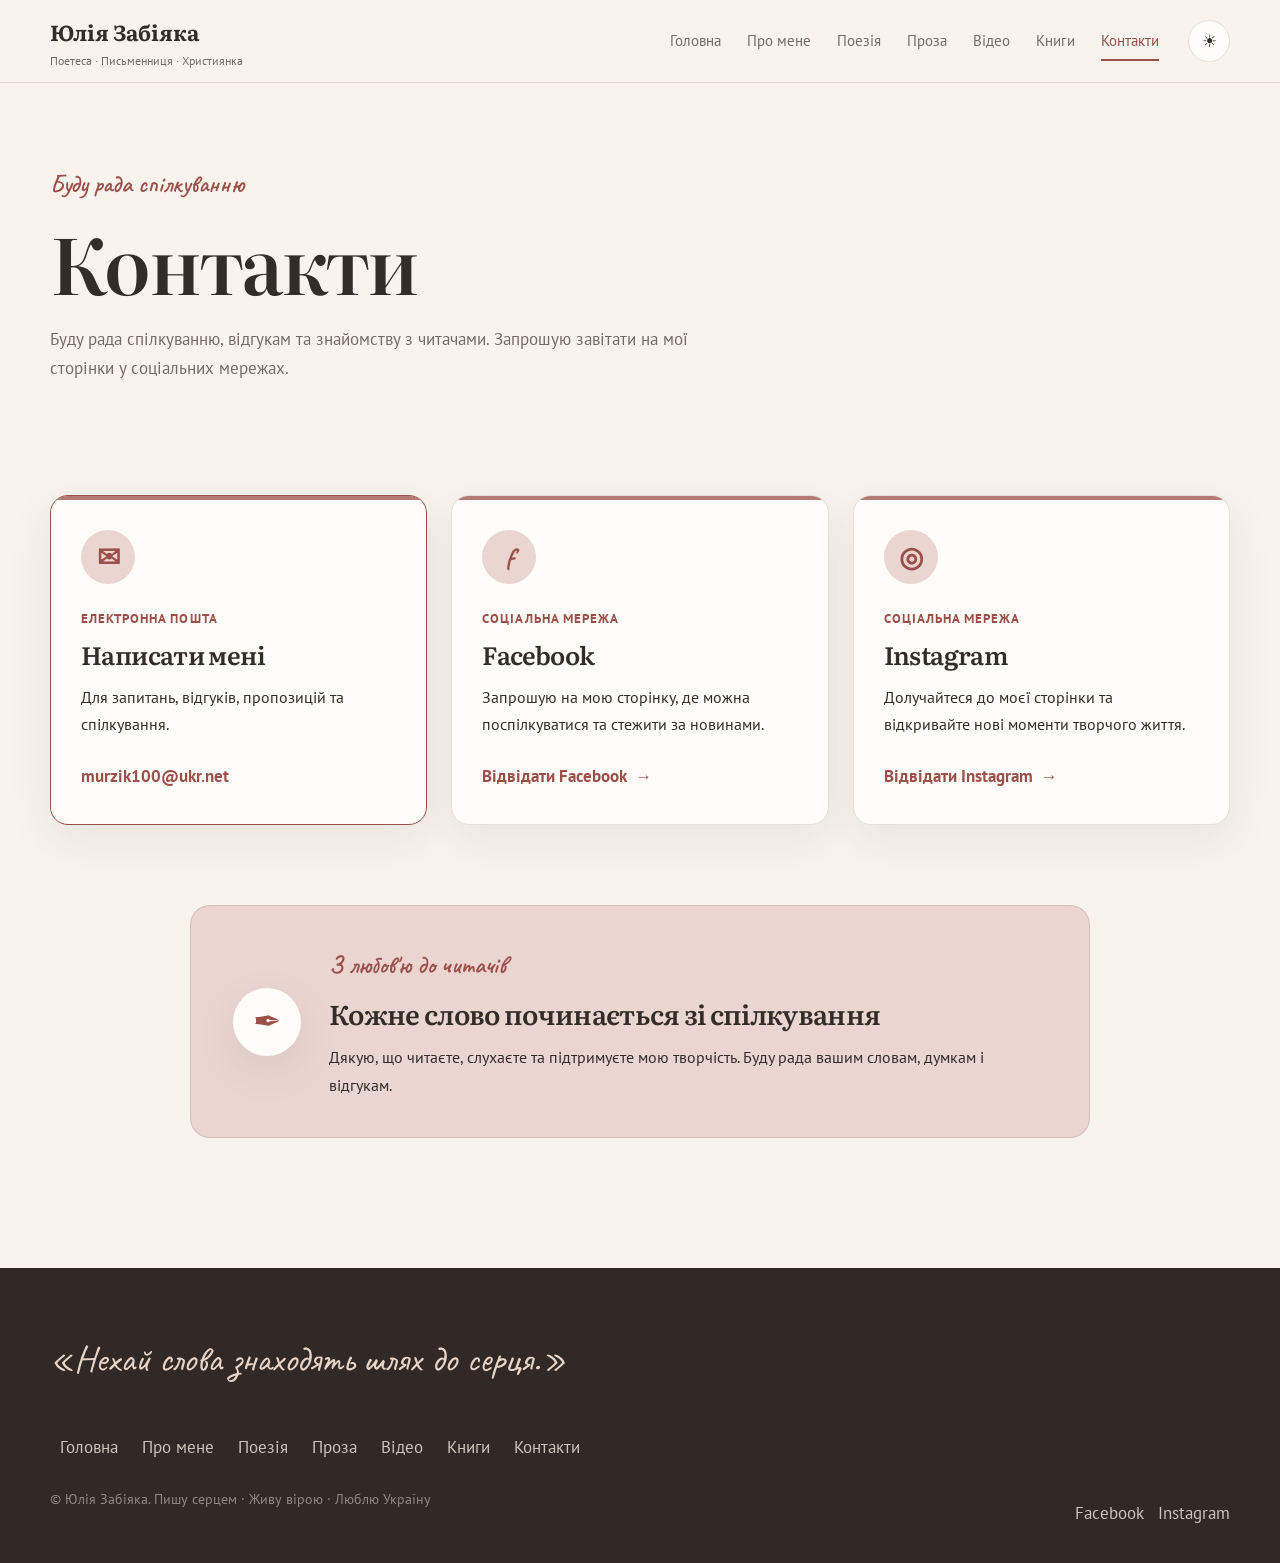
<file: kontakty.html>
<!DOCTYPE html>
<html lang="uk">
<head>
  <meta charset="UTF-8">

  <meta
    name="viewport"
    content="width=device-width, initial-scale=1.0"
  >

  <meta
    name="description"
    content="Контакти Юлії Забіяки. Електронна пошта, Facebook та Instagram."
  >

  <title>Контакти — Юлія Забіяка</title>

  <link rel="preconnect" href="https://fonts.googleapis.com">
  <link rel="preconnect" href="https://fonts.gstatic.com" crossorigin>

  <link
    href="https://fonts.googleapis.com/css2?family=Caveat:wght@400;500;600;700&family=Literata:opsz,wght@7..72,400;7..72,500;7..72,600;7..72,700&family=PT+Sans:wght@400;700&display=swap"
    rel="stylesheet"
  >

  <link rel="stylesheet" href="style.css">

  <!-- Застосування теми до появи сторінки -->
  <script>
    (function () {
      const savedTheme = localStorage.getItem("theme");

      const theme =
        savedTheme === "dark"
          ? "dark"
          : savedTheme === "light"
            ? "light"
            : (
                window.matchMedia &&
                window.matchMedia("(prefers-color-scheme: dark)").matches
              )
                ? "dark"
                : "light";

      document.documentElement.setAttribute(
        "data-theme",
        theme
      );
    })();
  </script>
  <link rel="icon" type="image/svg+xml" href="/favicon.svg">
    <!-- Google tag (gtag.js) -->
  <script async src="https://www.googletagmanager.com/gtag/js?id=G-6HLBWGYJRE"></script>
  <script>
    window.dataLayer = window.dataLayer || [];
    function gtag(){dataLayer.push(arguments);}
    gtag('js', new Date());

    gtag('config', 'G-6HLBWGYJRE');
  </script>

</head>

<body>


<!-- =========================================================
     HEADER
     ========================================================= -->

<header class="site-header">

  <div class="wrap nav-row">

    <a
      class="brand"
      href="index.html"
    >
      <span class="brand-name">
        Юлія Забіяка
      </span>

      <small>
        Поетеса · Письменниця · Християнка
      </small>
    </a>


    <button
      id="navToggle"
      class="nav-toggle"
      type="button"
      aria-label="Відкрити меню"
      aria-expanded="false"
      aria-controls="mainNav"
    >
      <span></span>
      <span></span>
      <span></span>
    </button>


    <div class="nav-area">

      <nav
        id="mainNav"
        class="main-nav"
        aria-label="Головна навігація"
      >

        <ul>

          <li>
            <a href="index.html">
              Головна
            </a>
          </li>

          <li>
            <a href="pro-mene.html">
              Про мене
            </a>
          </li>

          <li>
            <a href="poeziya.html">
              Поезія
            </a>
          </li>

          <li>
            <a href="proza.html">
              Проза
            </a>
          </li>

          <li>
            <a href="video.html">
              Відео
            </a>
          </li>

          <li>
            <a href="knygy.html">
              Книги
            </a>
          </li>

          <li>
            <a
              href="kontakty.html"
              class="active"
              aria-current="page"
            >
              Контакти
            </a>
          </li>

        </ul>

      </nav>


      <button
        id="themeToggle"
        class="theme-toggle"
        type="button"
        aria-label="Увімкнути темну тему"
        title="Змінити тему"
      >
        <span class="theme-icon theme-icon-light">
          ☀
        </span>

        <span class="theme-icon theme-icon-dark">
          ☾
        </span>
      </button>

    </div>

  </div>

</header>


<!-- =========================================================
     MAIN
     ========================================================= -->

<main id="main">


  <!-- =======================================================
       HERO
       ======================================================= -->

  <section class="page-hero wrap">

    <div class="section-head reveal">

      <p class="section-eyebrow">
        Буду рада спілкуванню
      </p>

      <h1>
        Контакти
      </h1>

      <p>
        Буду рада спілкуванню, відгукам
        та знайомству з читачами.
        Запрошую завітати на мої сторінки
        у соціальних мережах.
      </p>

    </div>

  </section>


  <!-- =======================================================
       CONTACTS
       ======================================================= -->

  <section class="contacts-section">

    <div class="wrap">

      <div class="contacts-grid">


        <!-- ===================================================
             EMAIL
             =================================================== -->

        <article class="contact-card contact-card-email reveal">

          <div class="contact-card-icon" aria-hidden="true">
            ✉
          </div>

          <div class="contact-card-content">

            <p class="contact-card-label">
              Електронна пошта
            </p>

            <h2>
              Написати мені
            </h2>

            <p>
              Для запитань, відгуків,
              пропозицій та спілкування.
            </p>

            <a
              class="contact-email"
              href="mailto:murzik100@ukr.net"
            >
              murzik100@ukr.net
            </a>

          </div>

        </article>


        <!-- ===================================================
             FACEBOOK
             =================================================== -->

        <article class="contact-card reveal">

          <div class="contact-card-icon" aria-hidden="true">
            f
          </div>

          <div class="contact-card-content">

            <p class="contact-card-label">
              Соціальна мережа
            </p>

            <h2>
              Facebook
            </h2>

            <p>
              Запрошую на мою сторінку,
              де можна поспілкуватися
              та стежити за новинами.
            </p>

            <a
              class="contact-social-link"
              href="https://www.facebook.com/ulia.zabiaka/directory_work"
              target="_blank"
              rel="noopener noreferrer"
            >
              Відвідати Facebook
              <span aria-hidden="true">→</span>
            </a>

          </div>

        </article>


        <!-- ===================================================
             INSTAGRAM
             =================================================== -->

        <article class="contact-card reveal">

          <div class="contact-card-icon" aria-hidden="true">
            ◎
          </div>

          <div class="contact-card-content">

            <p class="contact-card-label">
              Соціальна мережа
            </p>

            <h2>
              Instagram
            </h2>

            <p>
              Долучайтеся до моєї сторінки
              та відкривайте нові моменти
              творчого життя.
            </p>

            <a
              class="contact-social-link"
              href="https://www.instagram.com/iuliiaenei"
              target="_blank"
              rel="noopener noreferrer"
            >
              Відвідати Instagram
              <span aria-hidden="true">→</span>
            </a>

          </div>

        </article>


      </div>

    </div>

  </section>


  <!-- =======================================================
       BOTTOM NOTE
       ======================================================= -->

  <section class="contacts-note">

    <div class="wrap">

      <div class="contacts-note-inner reveal">

        <div class="contacts-note-mark" aria-hidden="true">
          ✒
        </div>

        <div>

          <p class="section-eyebrow">
            З любов'ю до читачів
          </p>

          <h2>
            Кожне слово починається зі спілкування
          </h2>

          <p>
            Дякую, що читаєте, слухаєте
            та підтримуєте мою творчість.
            Буду рада вашим словам,
            думкам і відгукам.
          </p>

        </div>

      </div>

    </div>

  </section>


</main>


<!-- =========================================================
     FOOTER
     ========================================================= -->

<footer>

  <div class="wrap">

    <p class="footer-quote">
      «Нехай слова знаходять шлях до серця.»
    </p>


    <div class="footer-row">

      <div>

        <nav
          class="footer-nav"
          aria-label="Навігація у футері"
        >

          <ul>

            <li>
              <a href="index.html">
                Головна
              </a>
            </li>

            <li>
              <a href="pro-mene.html">
                Про мене
              </a>
            </li>

            <li>
              <a href="poeziya.html">
                Поезія
              </a>
            </li>

            <li>
              <a href="proza.html">
                Проза
              </a>
            </li>

            <li>
              <a href="video.html">
                Відео
              </a>
            </li>

            <li>
              <a href="knygy.html">
                Книги
              </a>
            </li>

            <li>
              <a
                href="kontakty.html"
                aria-current="page"
              >
                Контакти
              </a>
            </li>

          </ul>

        </nav>


        <p class="footer-fine">
          © Юлія Забіяка.
          Пишу серцем · Живу вірою · Люблю Україну
        </p>

      </div>


      <div class="footer-social">

        <a
          href="https://www.facebook.com/ulia.zabiaka/directory_work"
          target="_blank"
          rel="noopener noreferrer"
        >
          Facebook
        </a>

        <a
          href="https://www.instagram.com/iuliiaenei"
          target="_blank"
          rel="noopener noreferrer"
        >
          Instagram
        </a>

      </div>

    </div>

  </div>

</footer>


<!-- =========================================================
     SCROLL TO TOP
     ========================================================= -->

<button
  id="toTop"
  type="button"
  aria-label="Повернутися нагору"
  title="На початок сторінки"
>
  ↑
</button>


<!-- =========================================================
     MAIN JAVASCRIPT
     ========================================================= -->

<script src="script.js"></script>

</body>
</html>
</file>
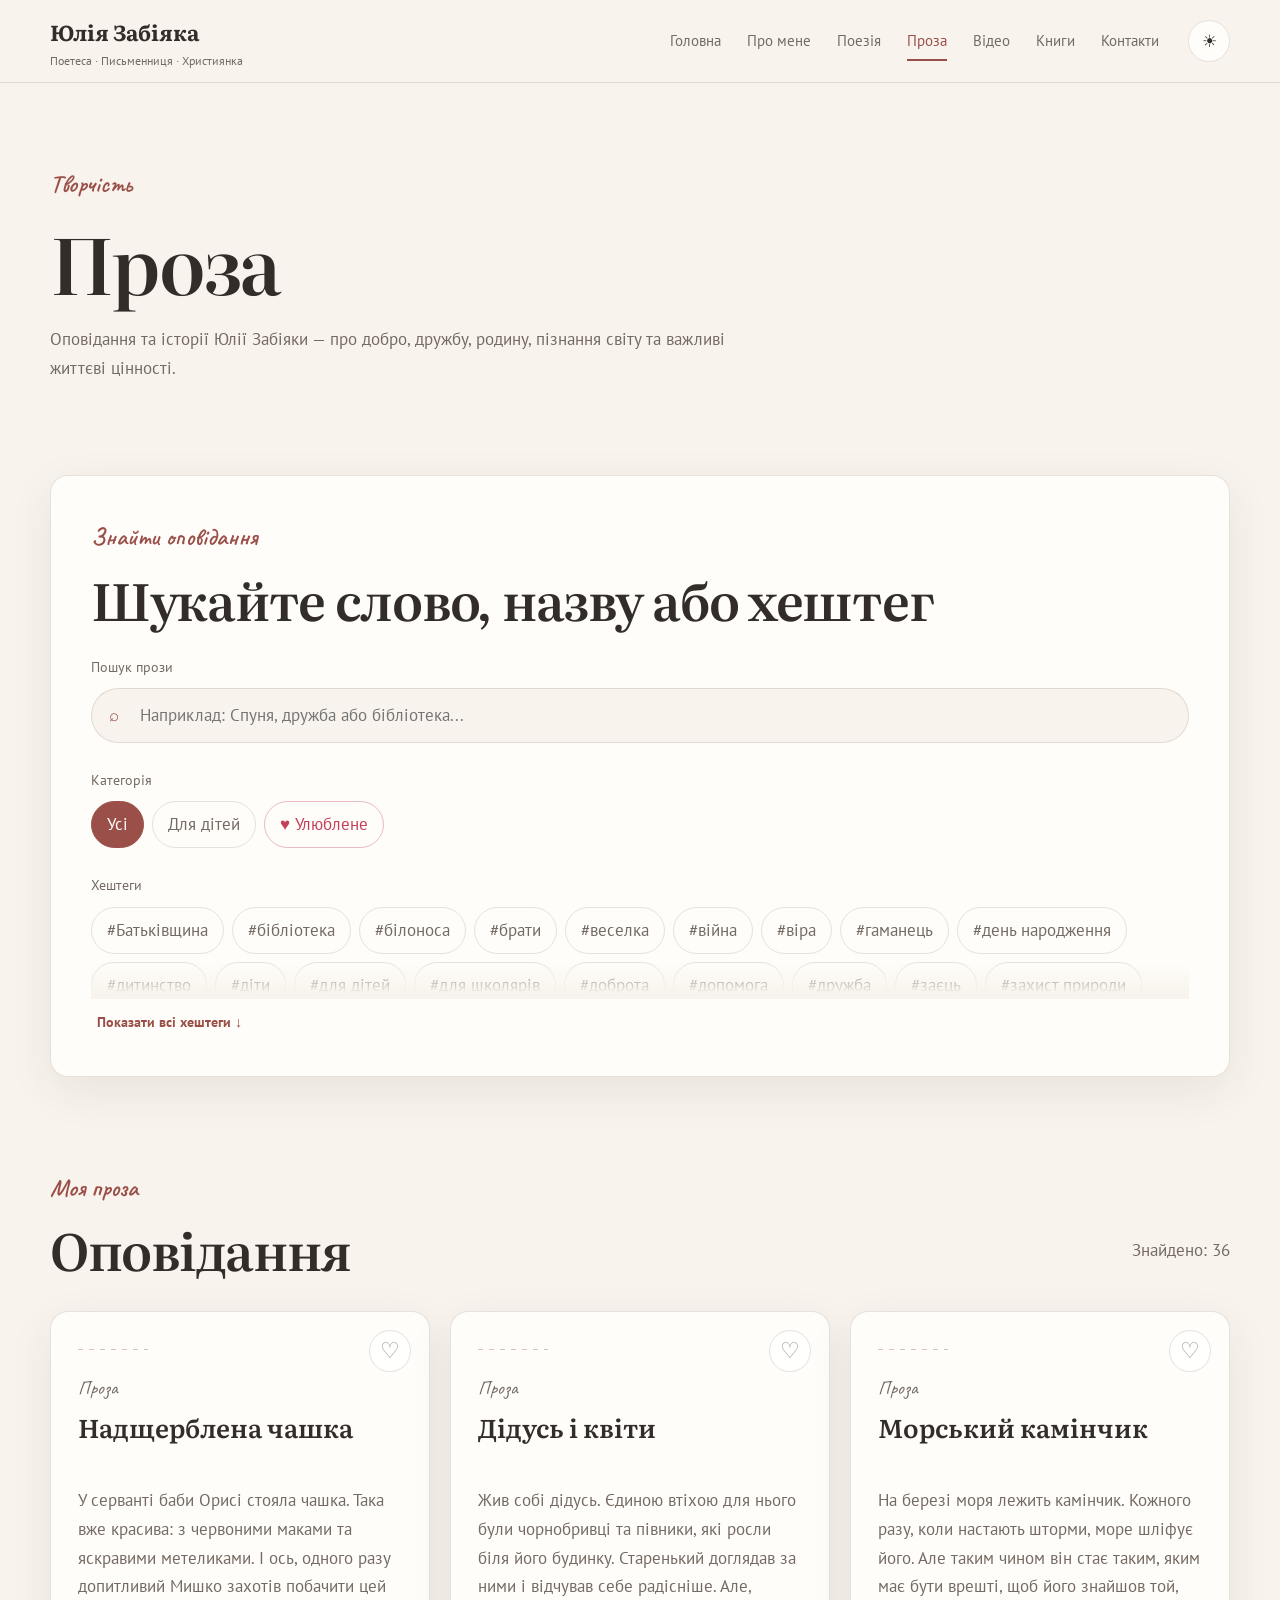
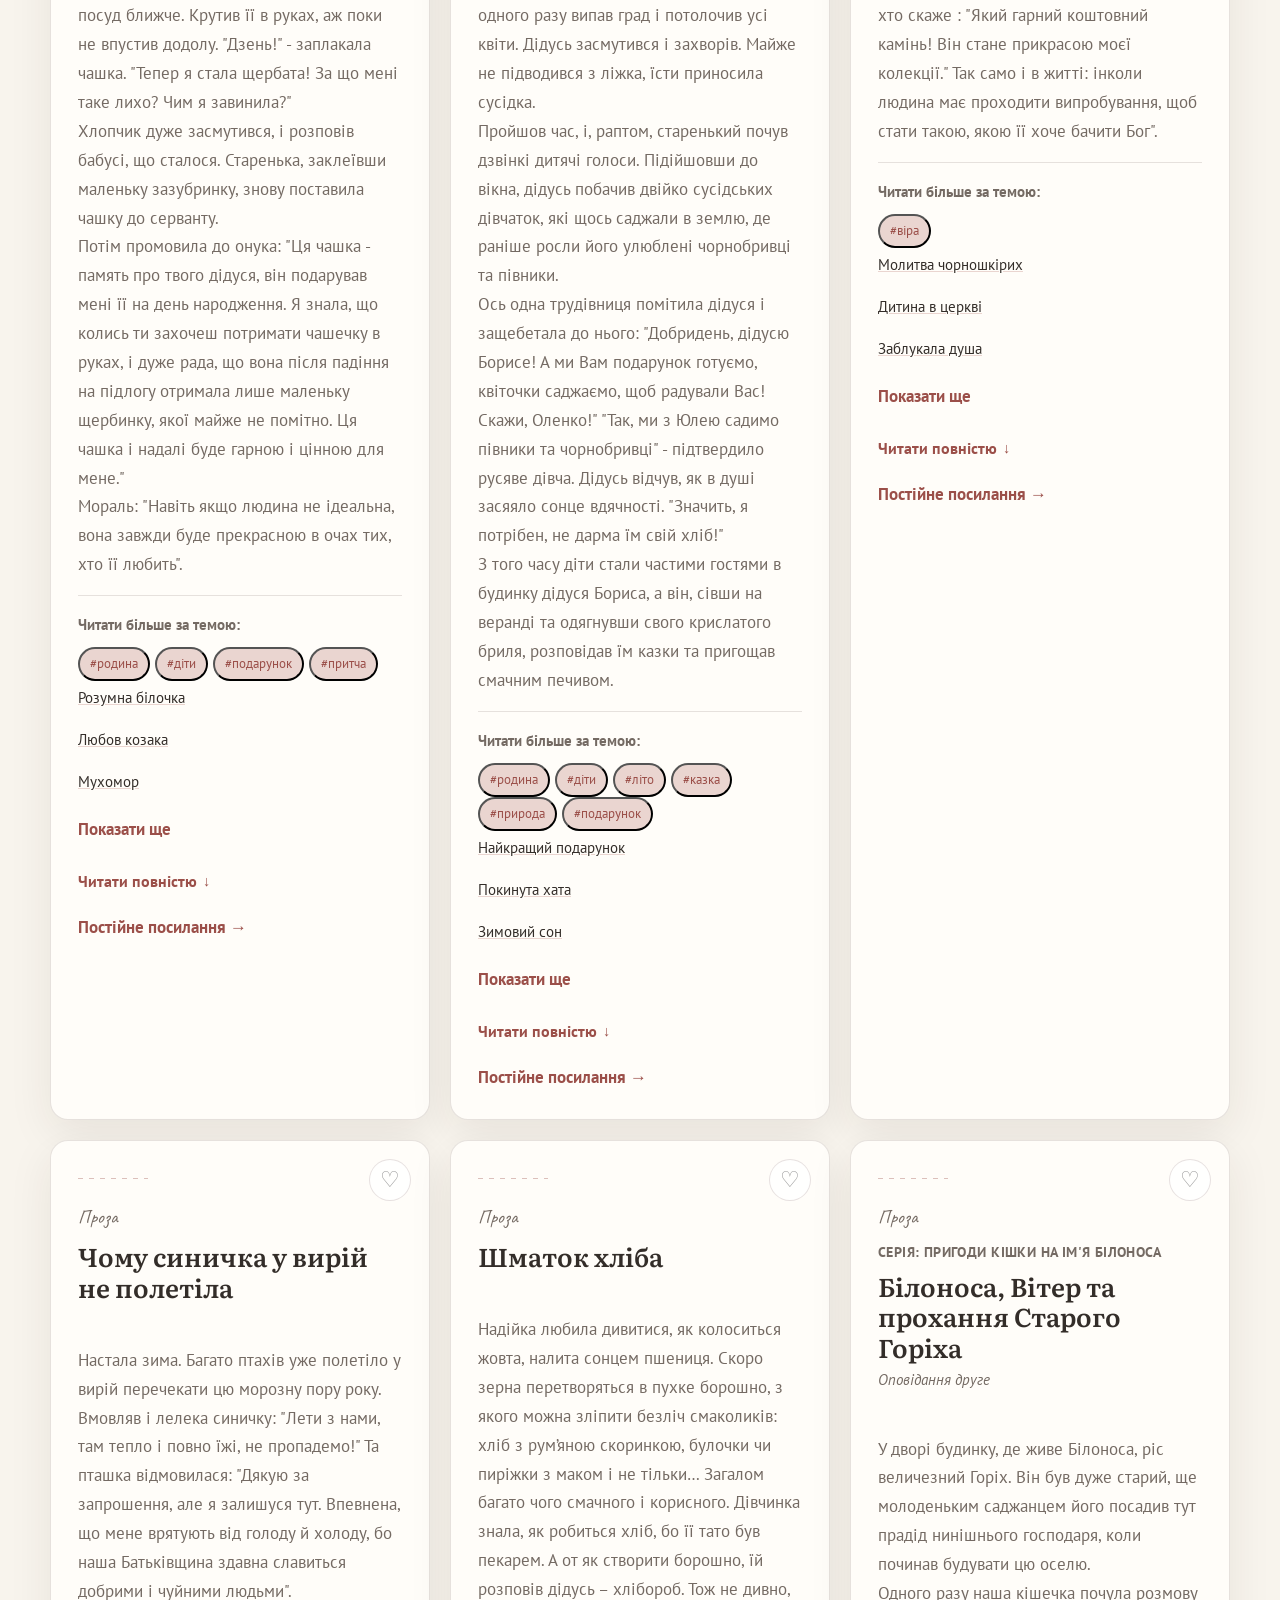
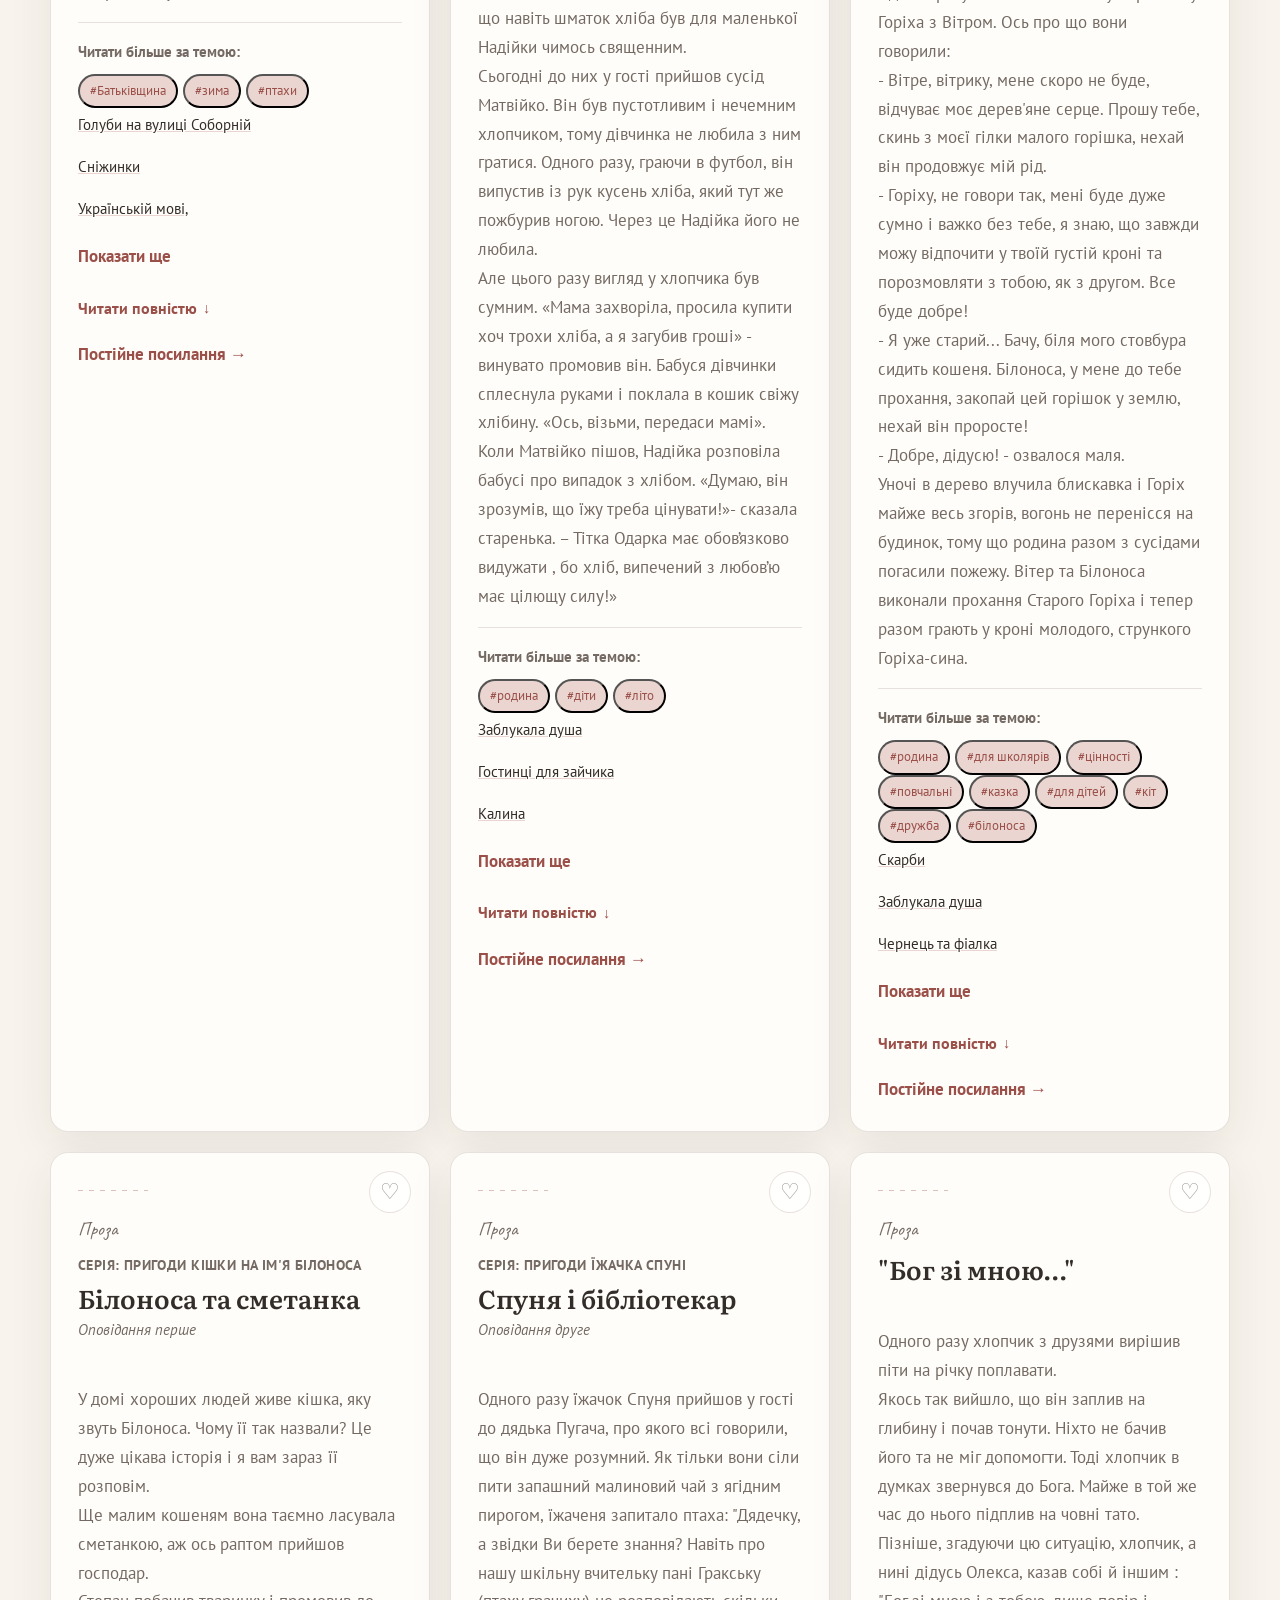
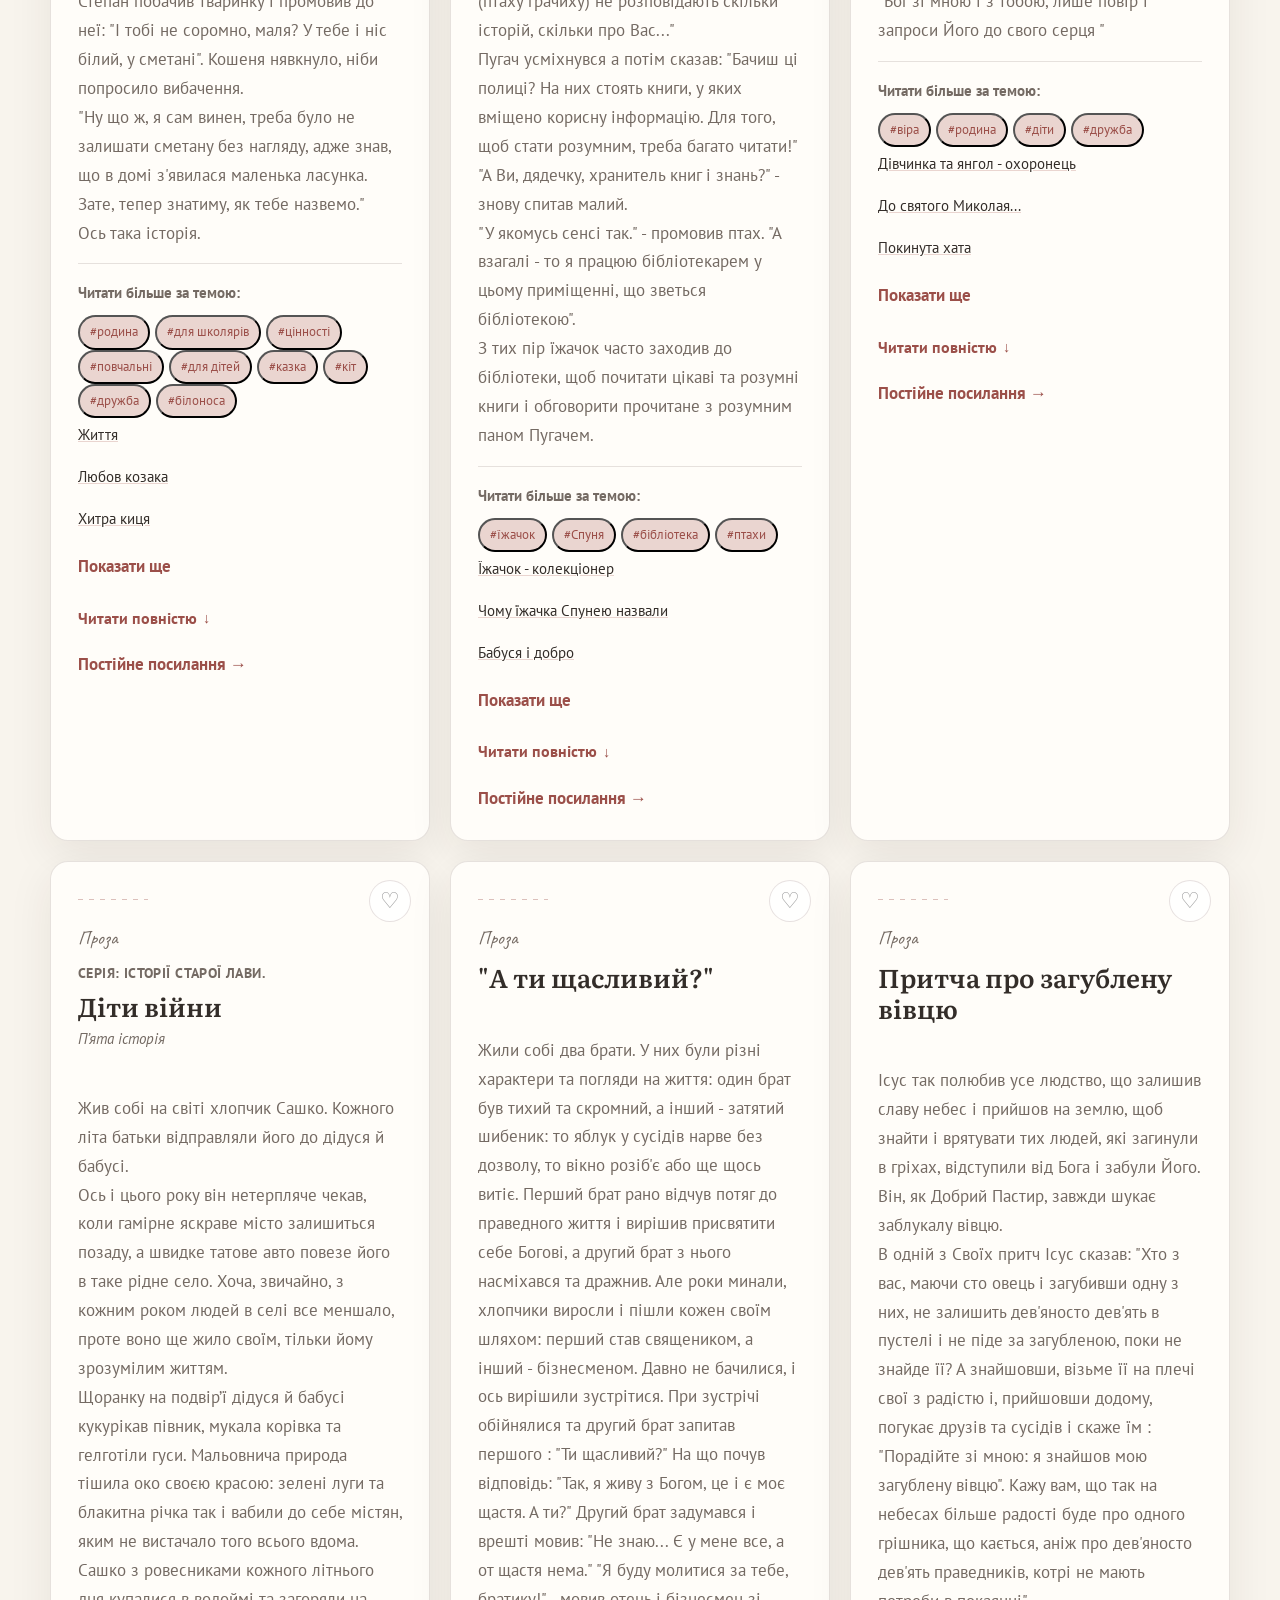
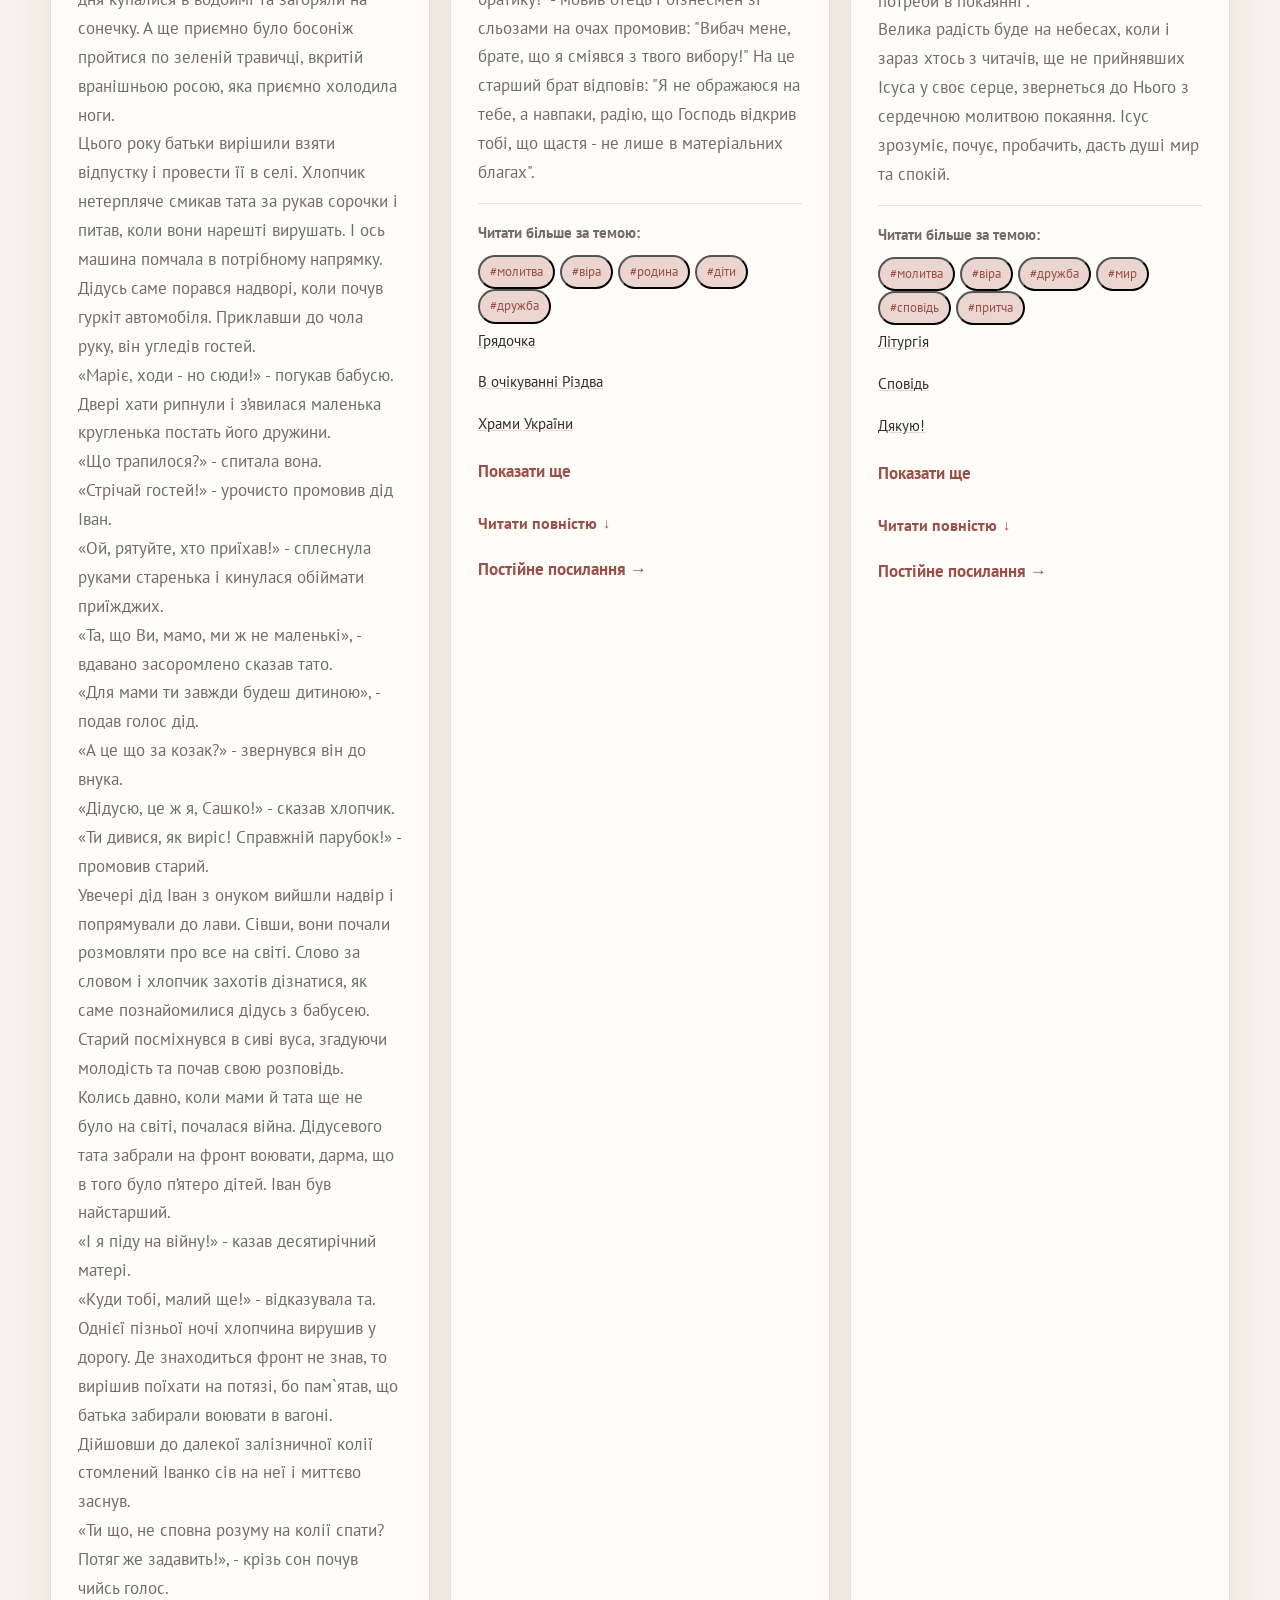
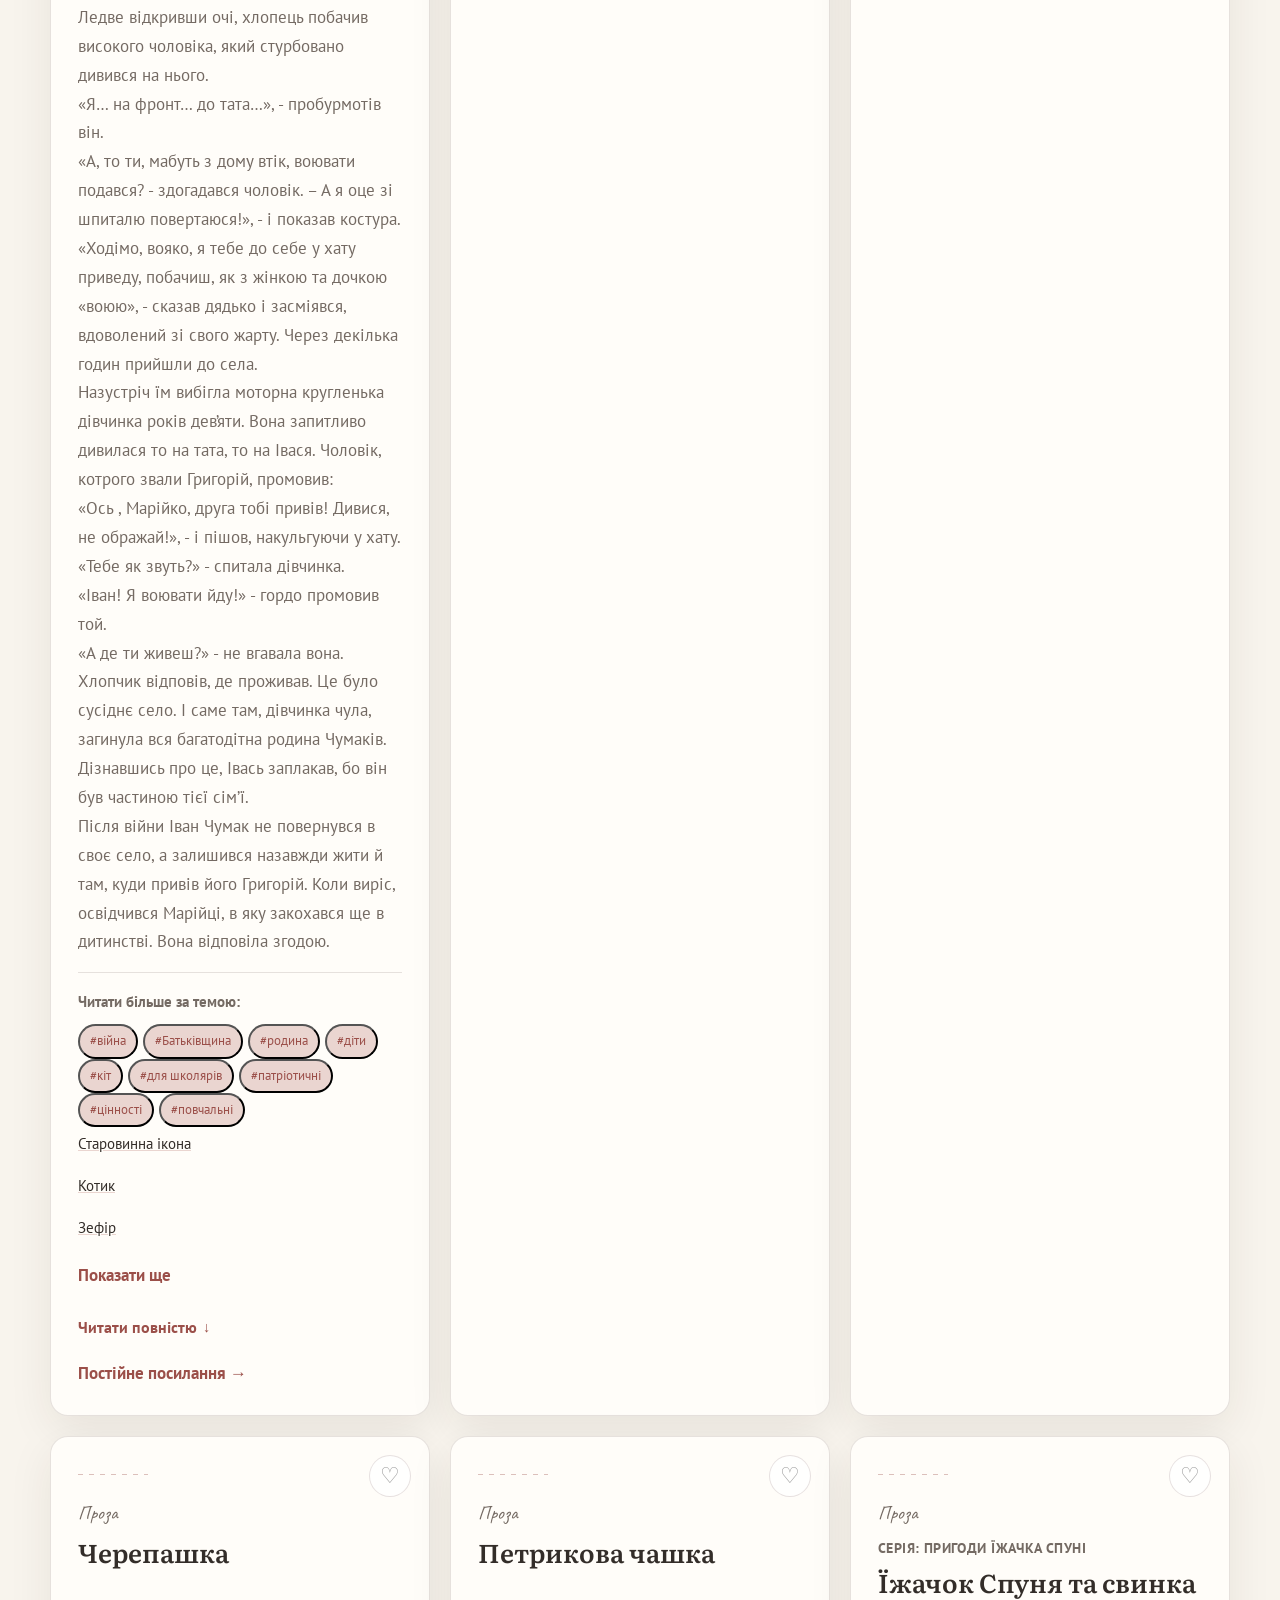
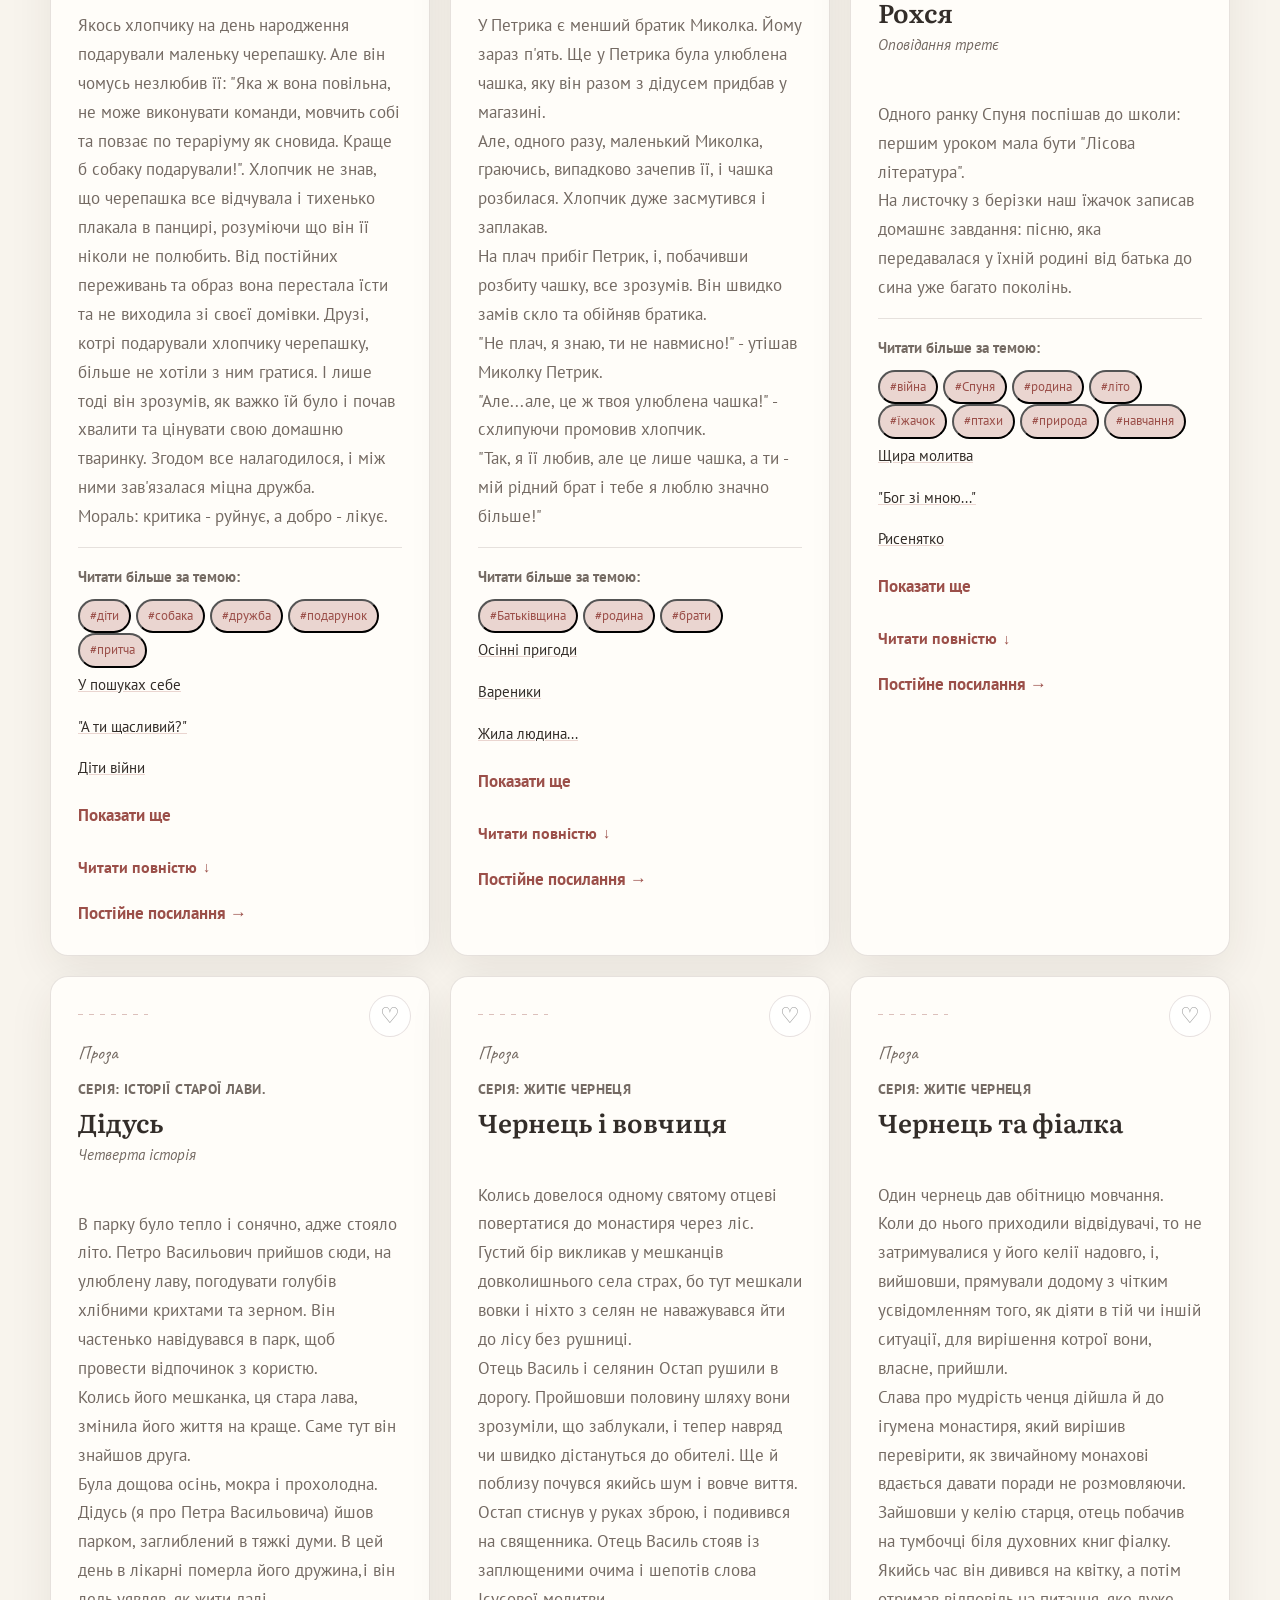
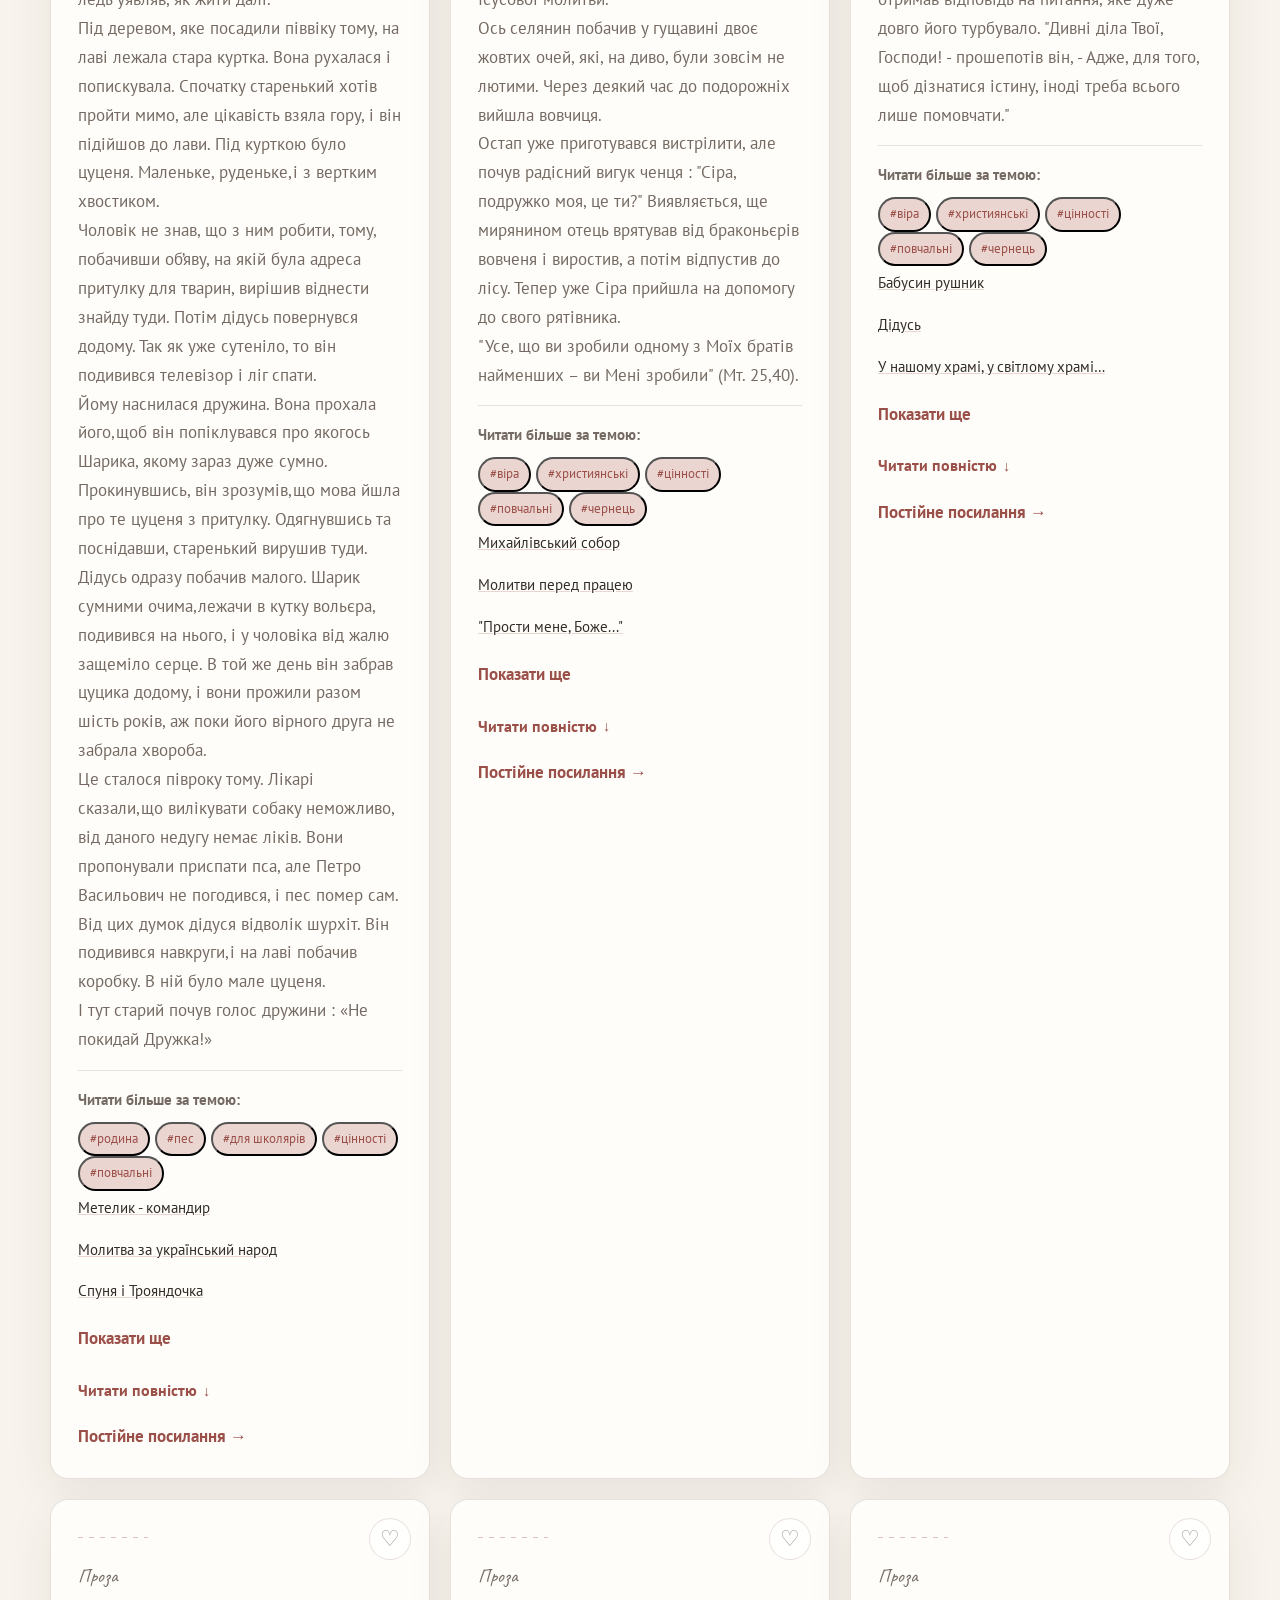
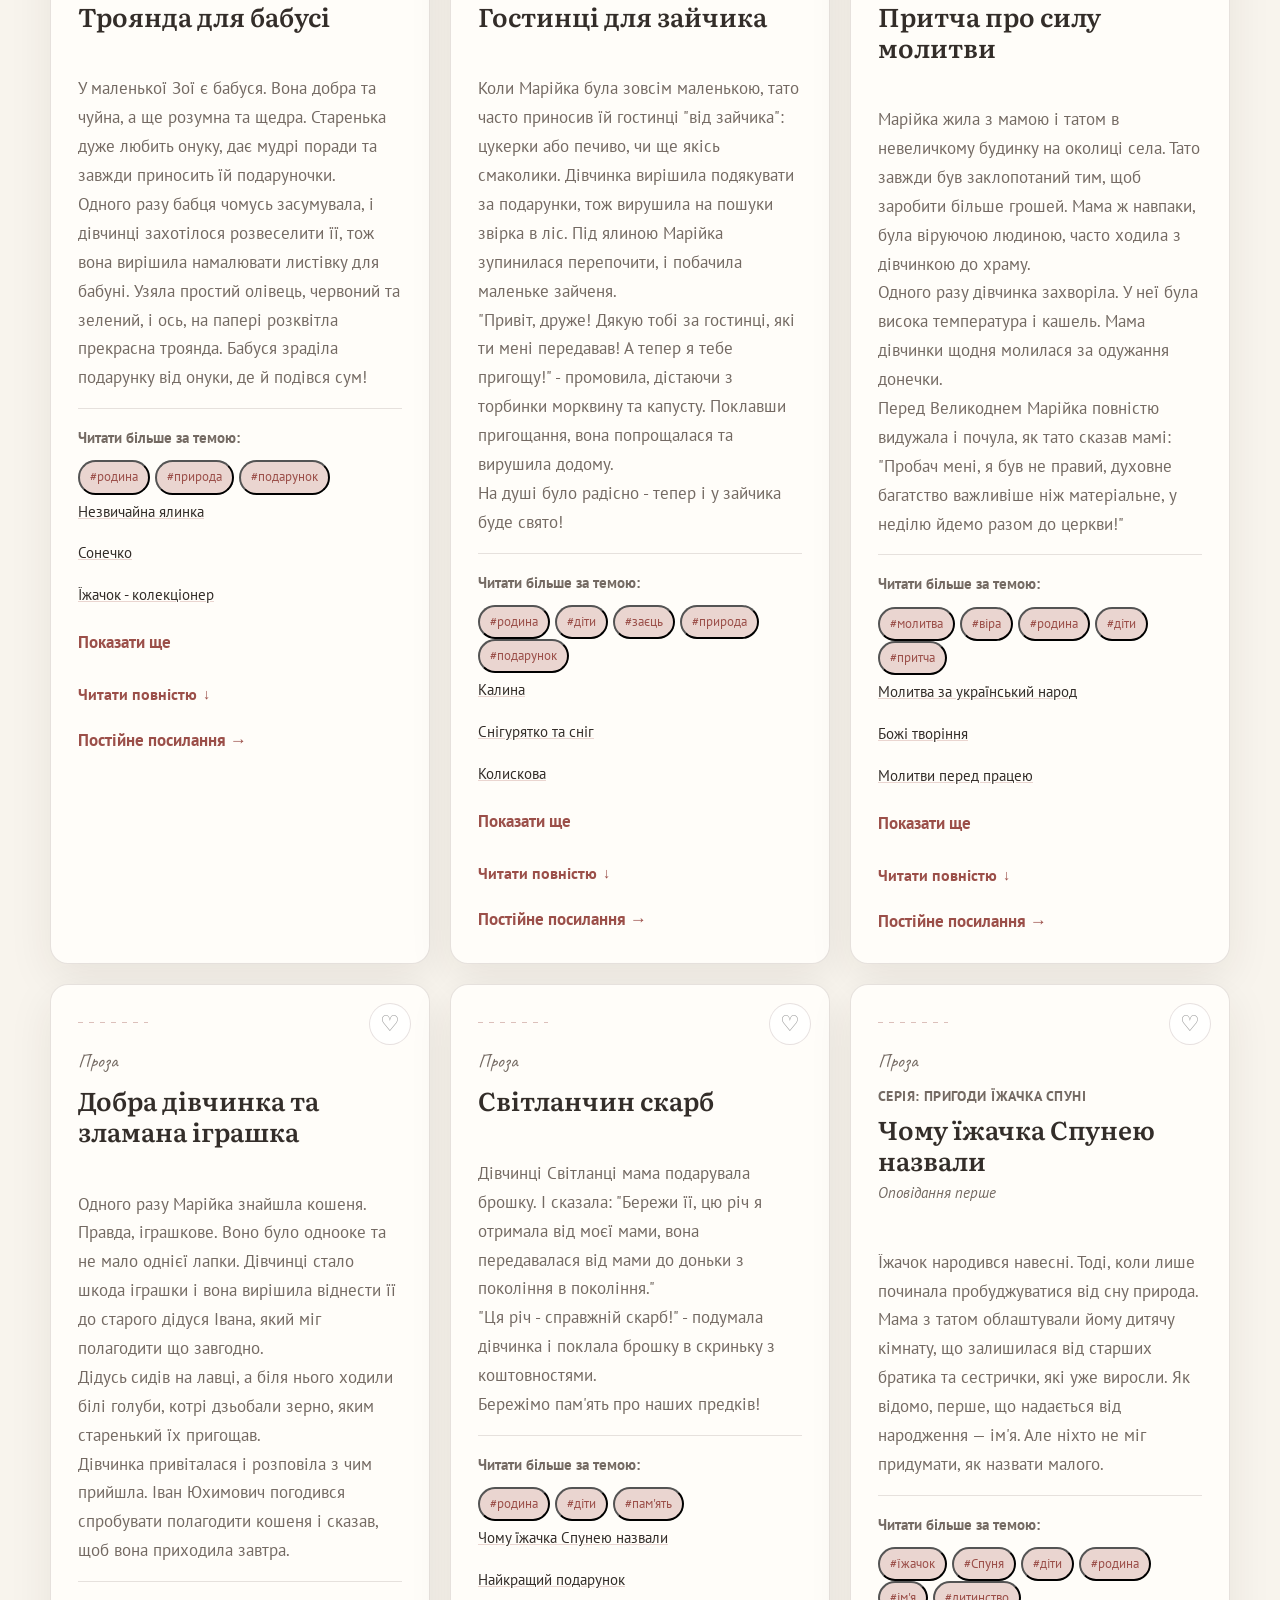
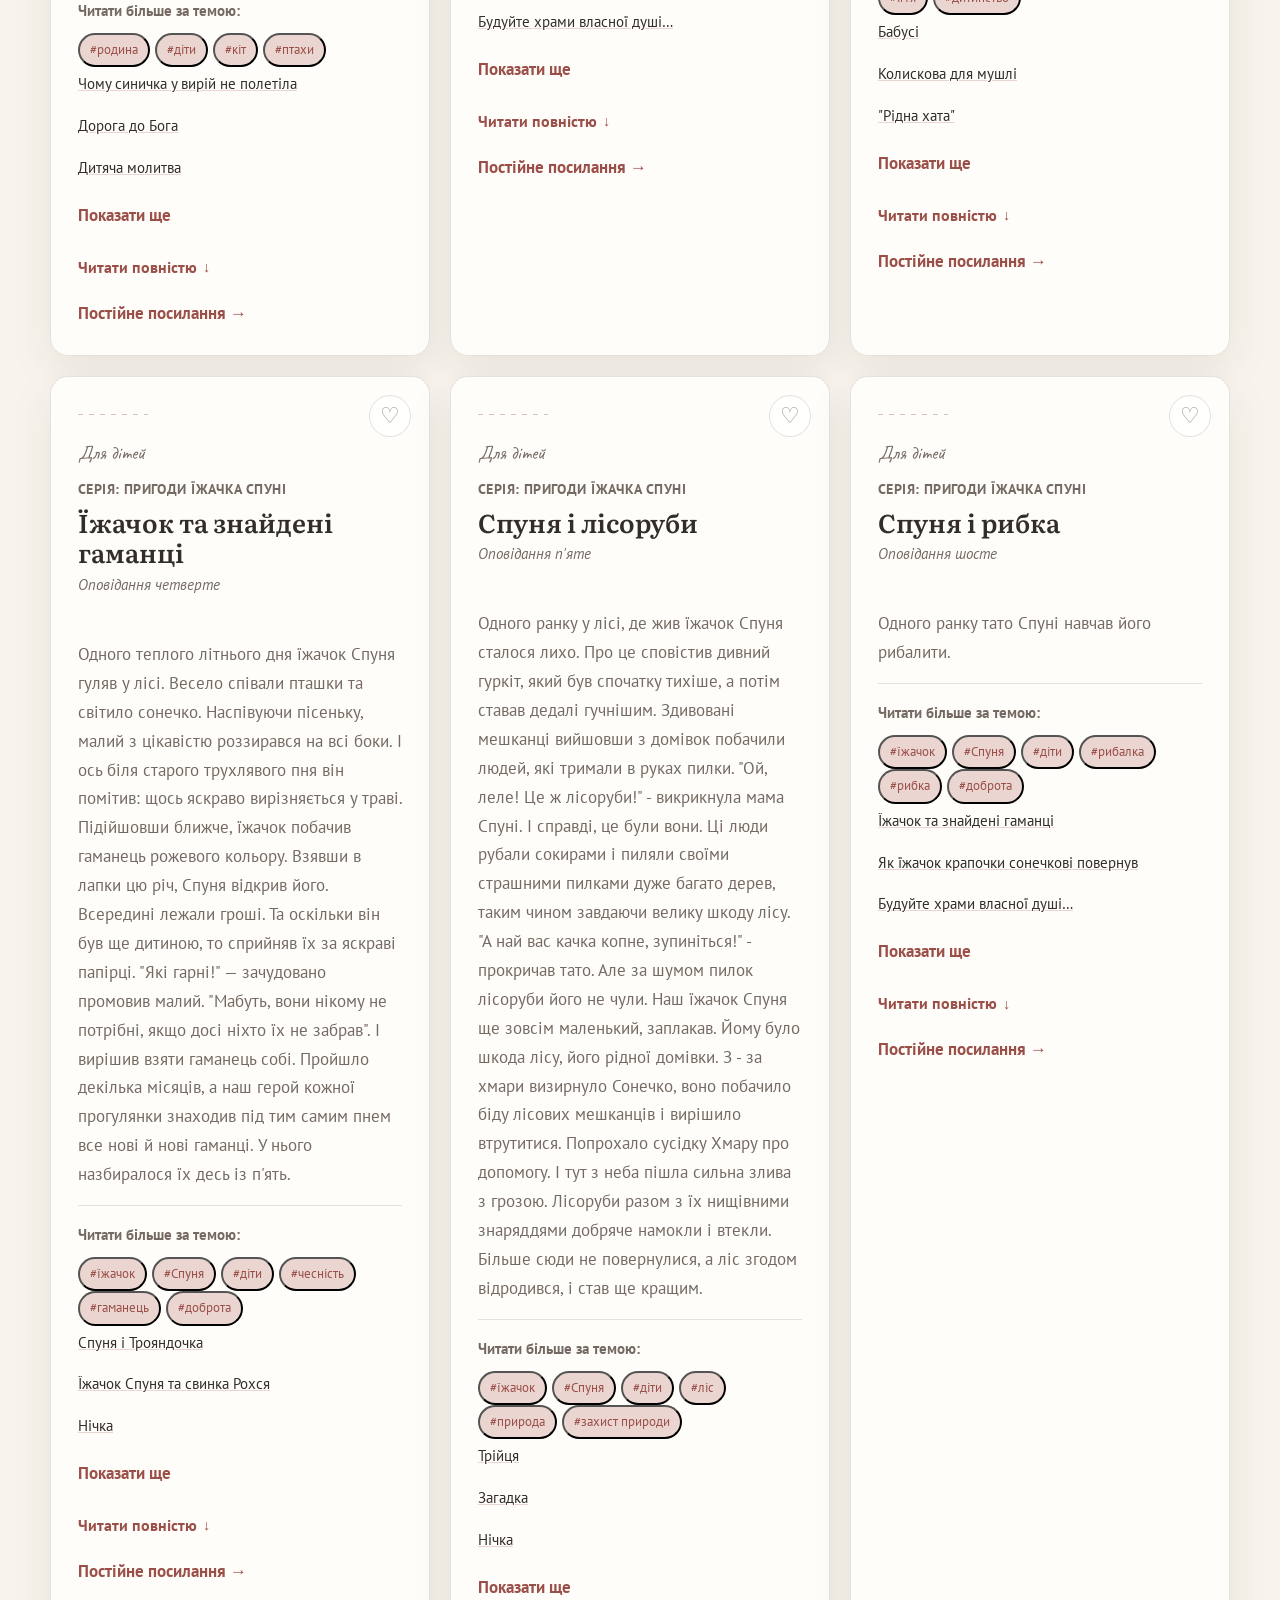
<file: proza.html>
<!DOCTYPE html>
<html lang="uk">
<head>
  <meta charset="UTF-8">
  <meta name="viewport" content="width=device-width, initial-scale=1.0">

  <title>Проза — Юлія Забіяка</title>
  <meta
    name="description"
    content="Проза Юлії Забіяки. Казки, оповідання та історії для дітей і дорослих про життя, дружбу, добро, родину та важливі людські цінності."
  >

  <link rel="preconnect" href="https://fonts.googleapis.com">
  <link rel="preconnect" href="https://fonts.gstatic.com" crossorigin>

  <link
    href="https://fonts.googleapis.com/css2?family=Literata:opsz,wght@7..72,400;7..72,500;7..72,600;7..72,700&family=Caveat:wght@500;600;700&family=PT+Sans:wght@400;700&display=swap"
    rel="stylesheet"
  >

  <link rel="stylesheet" href="style.css">
  <link rel="icon" type="image/svg+xml" href="/favicon.svg">
  <!-- Google tag (gtag.js) -->
  <script async src="https://www.googletagmanager.com/gtag/js?id=G-6HLBWGYJRE"></script>
  <script>
    window.dataLayer = window.dataLayer || [];
    function gtag(){dataLayer.push(arguments);}
    gtag('js', new Date());

    gtag('config', 'G-6HLBWGYJRE');
  </script>

</head>

<body>

<!-- ========================= HEADER ========================= -->

<header class="site-header">

  <div class="wrap nav-row">

    <a class="brand" href="index.html">
      <span class="brand-name">Юлія Забіяка</span>
      <small>Поетеса · Письменниця · Християнка</small>
    </a>

    <!-- Мобільне меню -->

    <button
      id="navToggle"
      class="nav-toggle"
      type="button"
      aria-label="Відкрити меню"
      aria-expanded="false"
      aria-controls="mainNav"
    >
      <span></span>
      <span></span>
      <span></span>
    </button>

    <div class="nav-area">

      <nav id="mainNav" class="main-nav" aria-label="Головна навігація">

        <ul>

          <li>
            <a href="index.html">Головна</a>
          </li>

          <li>
            <a href="pro-mene.html">Про мене</a>
          </li>

          <li>
            <a href="poeziya.html">Поезія</a>
          </li>

          <li>
            <a href="proza.html" class="active">Проза</a>
          </li>

          <li>
            <a href="video.html">Відео</a>
          </li>

          <li>
            <a href="knygy.html">Книги</a>
          </li>

          <li>
            <a href="kontakty.html">Контакти</a>
          </li>

        </ul>

      </nav>

      <!-- Перемикач теми -->

      <button
        id="themeToggle"
        class="theme-toggle"
        type="button"
        title="Змінити тему"
        aria-label="Змінити тему"
      >
        <span class="theme-icon theme-icon-light">☀</span>
        <span class="theme-icon theme-icon-dark">☾</span>
      </button>

    </div>

  </div>

</header>


<main>

<!-- ========================= PAGE HERO ========================= -->

<section class="page-hero wrap">

  <div class="section-head reveal">

    <p class="section-eyebrow">
      Творчість
    </p>

    <h1>
      Проза
    </h1>

    <p>
      Оповідання та історії Юлії Забіяки —
      про добро, дружбу, родину, пізнання світу
      та важливі життєві цінності.
    </p>

  </div>

</section>


<!-- ========================= SEARCH ========================= -->

<section class="wrap poetry-search-section">

  <div class="poetry-search-panel reveal">

    <div class="search-heading">

      <p class="section-eyebrow">
        Знайти оповідання
      </p>

      <h2>
        Шукайте слово, назву або хештег
      </h2>

    </div>


    <!-- Поле пошуку -->

    <div class="poetry-search">

      <label for="proseSearch">
        Пошук прози
      </label>

      <div class="search-input-wrap">

        <span class="search-icon" aria-hidden="true">
          ⌕
        </span>

        <input
          id="proseSearch"
          type="search"
          placeholder="Наприклад: Спуня, дружба або бібліотека..."
          autocomplete="off"
        >

        <button
          id="clearProseSearch"
          type="button"
          class="search-clear"
          aria-label="Очистити пошук"
          title="Очистити"
          hidden
        >
          ×
        </button>

      </div>

    </div>


    <!-- Категорії -->

    <div class="poetry-filters">

      <div class="filter-group">

        <span class="filter-label">
          Категорія
        </span>

        <div
          id="proseCategories"
          class="filter-buttons"
          role="group"
          aria-label="Фільтр за категорією"
        >

          <button
            type="button"
            class="filter-button active"
            data-category="all"
          >
            Усі
          </button>

          <button
            type="button"
            class="filter-button"
            data-category="dytiacha"
          >
            Для дітей
          </button>

          <button
            type="button"
            class="filter-button filter-button-favorites"
            data-category="favorites"
          >
            ♥ Улюблене
          </button>

        </div>

      </div>

    </div>


    <!-- Хештеги -->

    <div class="poetry-tags-filter">

      <span class="filter-label">
        Хештеги
      </span>

      <div
        id="proseTags"
        class="filter-tags"
        aria-label="Фільтр за хештегом"
      >
        <!-- JavaScript додасть хештеги -->
      </div>

    </div>

  </div>

</section>


<!-- ========================= RESULTS ========================= -->

<section class="wrap poetry-results-section">

  <div class="results-header reveal">

    <div>

      <p class="section-eyebrow">
        Моя проза
      </p>

      <h2>
        Оповідання
      </h2>

    </div>

    <p
      id="proseResultsCount"
      class="results-count"
      aria-live="polite"
    >
      Завантажуємо...
    </p>

  </div>


  <!-- Сюди JavaScript вставить картки -->

  <div
    id="proseList"
    class="poetry-grid"
    aria-live="polite"
  >

    <div class="poetry-loading">

      <span class="loading-mark">
        ✦
      </span>

      <p>
        Завантажуємо прозу...
      </p>

    </div>

  </div>


  <!-- Нічого не знайдено -->

  <div
    id="proseEmpty"
    class="poetry-empty"
    hidden
  >

    <div class="empty-icon">
      ✦
    </div>

    <h3>
      Нічого не знайдено
    </h3>

    <p>
      Спробуйте змінити пошуковий запит
      або вибрати іншу категорію.
    </p>

    <button
      id="resetProseFilters"
      type="button"
      class="btn"
    >
      Показати всі оповідання
    </button>

  </div>

</section>


<!-- ========================= NOTE ========================= -->

<section class="wrap poetry-note-section">

  <div class="poetry-note reveal">

    <div class="poetry-note-mark">
      ✒
    </div>

    <div>

      <p class="section-eyebrow">
        Про прозу
      </p>

      <h2>
        Історії, у яких є місце добру
      </h2>

      <p>
        Тут зібрані оповідання та казкові історії
        для дітей і дорослих. Кожна історія має
        свою тему, героїв та маленьку думку,
        яку можна забрати із собою.
      </p>

    </div>

  </div>

</section>

</main>


<!-- ========================= FOOTER ========================= -->

<footer>

  <div class="wrap">

    <p class="footer-quote">
      «Нехай слова знаходять шлях до серця.»
    </p>

    <div class="footer-row">

      <div>

        <nav class="footer-nav" aria-label="Навігація у підвалі">

          <ul>

            <li>
              <a href="index.html">Головна</a>
            </li>

            <li>
              <a href="pro-mene.html">Про мене</a>
            </li>

            <li>
              <a href="poeziya.html">Поезія</a>
            </li>

            <li>
              <a href="proza.html">Проза</a>
            </li>

            <li>
              <a href="video.html">Відео</a>
            </li>

            <li>
              <a href="knygy.html">Книги</a>
            </li>

            <li>
              <a href="kontakty.html">Контакти</a>
            </li>

          </ul>

        </nav>

        <p class="footer-fine">
          © Юлія Забіяка.
          Пишу серцем · Живу вірою · Люблю Україну
        </p>

      </div>


      <div class="footer-social">

        <a
          href="https://www.facebook.com/ulia.zabiaka/directory_work"
          target="_blank"
          rel="noopener noreferrer"
        >
          Facebook
        </a>

        <a
          href="https://www.instagram.com/iuliiaenei"
          target="_blank"
          rel="noopener noreferrer"
        >
          Instagram
        </a>

      </div>

    </div>

  </div>

</footer>


<!-- ========================= SCROLL TO TOP ========================= -->

<button
  id="toTop"
  title="Нагору"
  aria-label="Прокрутити нагору"
  type="button"
>
  ↑
</button>


<!-- ========================= JAVASCRIPT ========================= -->

<script src="script.js"></script>

</body>
</html>
</file>
<file: style.css>
/* =========================================================
   ЮЛІЯ ЗАБІЯКА
   GLOBAL STYLE
   Один CSS для всього сайту
   ========================================================= */


/* =========================================================
   1. RESET
   ========================================================= */

*,
*::before,
*::after {
  box-sizing: border-box;
}

html {
  margin: 0;
  padding: 0;
  scroll-behavior: smooth;
  scroll-padding-top: 90px;
}

body {
  margin: 0;
  padding: 0;
  min-height: 100vh;

  font-family: "PT Sans", sans-serif;
  font-size: 17px;
  line-height: 1.7;

  background: var(--bg);
  color: var(--text);

  transition:
    background-color 0.35s ease,
    color 0.35s ease;

  overflow-x: hidden;
}

body.modal-open {
  overflow: hidden;
}

img {
  display: block;
  max-width: 100%;
  height: auto;
}

button,
input,
textarea,
select {
  font: inherit;
}

button,
a {
  -webkit-tap-highlight-color: transparent;
}

a {
  color: inherit;
  text-decoration: none;
}

button {
  cursor: pointer;
}


/* =========================================================
   2. THEME
   ========================================================= */

:root {
  --bg: #f8f4ed;
  --bg-soft: #f1eadf;
  --bg-card: #fffdf9;
  --bg-card-hover: #ffffff;

  --text: #332d29;
  --text-soft: #746a63;
  --text-light: #91857c;

  --accent: #9b4f49;
  --accent-dark: #793d39;
  --accent-soft: #ead5d0;

  --green: #687c65;
  --gold: #b18a52;

  --border: rgba(77, 61, 52, 0.14);
  --border-strong: rgba(77, 61, 52, 0.25);

  --shadow: 0 14px 45px rgba(55, 39, 29, 0.08);
  --shadow-hover: 0 20px 55px rgba(55, 39, 29, 0.13);

  --header-bg: rgba(248, 244, 237, 0.92);
  --footer-bg: #302925;

  --radius: 18px;
  --radius-small: 12px;

  --content-width: 1180px;

  --transition: 0.3s ease;
/* Сумісні назви для сторінок Video / About / Contacts */
  --bg-color: var(--bg);
  --section-soft: var(--bg-soft);
  --card-bg: var(--bg-card);
  --card-background: var(--bg-card);

  --text-color: var(--text);
  --heading-color: var(--text);
  --text-muted: var(--text-soft);

  --accent-color: var(--accent);
  --accent-hover: var(--accent-dark);

  --border-color: var(--border);
}


html[data-theme="dark"] {
  --bg: #1e1b19;
  --bg-soft: #272320;
  --bg-card: #292522;
  --bg-card-hover: #302b27;

  --text: #eee7df;
  --text-soft: #bdb1a6;
  --text-light: #968b81;

  --accent: #d28b82;
  --accent-dark: #e1a098;
  --accent-soft: #4b3532;

  --green: #98a991;
  --gold: #c8a66b;

  --border: rgba(255, 255, 255, 0.10);
  --border-strong: rgba(255, 255, 255, 0.18);

  --shadow: 0 14px 45px rgba(0, 0, 0, 0.24);
  --shadow-hover: 0 20px 60px rgba(0, 0, 0, 0.32);

  --header-bg: rgba(30, 27, 25, 0.94);
  --footer-bg: #151311;
/* Сумісні назви */
  --bg-color: var(--bg);
  --section-soft: #191716;

  --card-bg: var(--bg-card);
  --card-background: var(--bg-card);

  --text-color: var(--text);
  --heading-color: var(--text);
  --text-muted: var(--text-soft);

  --accent-color: var(--accent);
  --accent-hover: var(--accent-dark);

  --border-color: var(--border);
}


/* =========================================================
   3. TYPOGRAPHY
   ========================================================= */

h1,
h2,
h3,
h4,
h5,
h6 {
  margin: 0;
  font-family: "Literata", Georgia, serif;
  font-weight: 600;
  line-height: 1.2;
  color: var(--text);
}

h1 {
  font-size: clamp(2.8rem, 6vw, 5.4rem);
  letter-spacing: -0.035em;
}

h2 {
  font-size: clamp(2rem, 4vw, 3.2rem);
  letter-spacing: -0.025em;
}

h3 {
  font-size: clamp(1.35rem, 2vw, 1.8rem);
}

h4 {
  font-size: 1.2rem;
}

p {
  margin: 0 0 1rem;
}

::selection {
  color: #fff;
  background: var(--accent);
}


/* =========================================================
   4. GLOBAL LAYOUT
   ========================================================= */

.wrap {
  width: min(
    calc(100% - 40px),
    var(--content-width)
  );

  margin-inline: auto;
}

main {
  min-height: 60vh;
}

section {
  position: relative;
}

.accent {
  color: var(--accent);
}

.section-eyebrow,
.hero-eyebrow,
.poem-eyebrow {
  margin-bottom: 0.65rem;

  font-family: "Caveat", cursive;
  font-size: 1.55rem;
  font-weight: 600;

  color: var(--accent);
}

.section-head {
  max-width: 760px;
  margin-bottom: 3rem;
}

.section-head > p:last-child {
  max-width: 680px;
  margin-top: 1rem;

  color: var(--text-soft);
  font-size: 1.08rem;
}


/* =========================================================
   5. PAGE TRANSITION
   ========================================================= */

body {
  animation: pageEnter 0.55s ease both;
}

@keyframes pageEnter {
  from {
    opacity: 0;
  }

  to {
    opacity: 1;
  }
}

body.page-leaving {
  opacity: 0;
  transition: opacity 0.25s ease;
}


/* =========================================================
   6. HEADER
   ========================================================= */

.site-header {
  position: sticky;
  top: 0;
  z-index: 1000;

  background: var(--header-bg);

  border-bottom: 1px solid var(--border);

  backdrop-filter: blur(16px);
  -webkit-backdrop-filter: blur(16px);

  transition:
    background-color var(--transition),
    border-color var(--transition);
}

.nav-row {
  min-height: 82px;

  display: flex;
  align-items: center;
  justify-content: space-between;

  gap: 30px;
}

.brand {
  display: inline-flex;
  flex-direction: column;

  flex-shrink: 0;

  transition: opacity var(--transition);
}

.brand:hover {
  opacity: 0.78;
}

.brand-name {
  font-family: "Literata", Georgia, serif;
  font-size: 1.35rem;
  font-weight: 700;
}

.brand small {
  margin-top: 2px;

  color: var(--text-soft);

  font-size: 0.78rem;
  line-height: 1.2;
}

.nav-area {
  display: flex;
  align-items: center;
  gap: 18px;
}

.main-nav ul,
.footer-nav ul {
  display: flex;
  align-items: center;
  gap: 4px;

  margin: 0;
  padding: 0;

  list-style: none;
}

.main-nav a {
  position: relative;

  display: block;

  padding: 10px 11px;

  color: var(--text-soft);

  font-size: 0.95rem;

  transition:
    color var(--transition),
    background-color var(--transition);
}

.main-nav a::after {
  content: "";

  position: absolute;
  left: 11px;
  right: 11px;
  bottom: 3px;

  height: 2px;

  background: var(--accent);

  transform: scaleX(0);
  transform-origin: center;

  transition: transform var(--transition);
}

.main-nav a:hover,
.main-nav a.active {
  color: var(--accent);
}

.main-nav a:hover::after,
.main-nav a.active::after {
  transform: scaleX(1);
}


/* =========================================================
   7. THEME BUTTON
   ========================================================= */

.theme-toggle {
  width: 42px;
  height: 42px;

  display: grid;
  place-items: center;

  border: 1px solid var(--border);
  border-radius: 50%;

  background: var(--bg-card);
  color: var(--text);

  transition:
    transform var(--transition),
    background-color var(--transition),
    border-color var(--transition);
}

.theme-toggle:hover {
  transform: rotate(12deg);
  border-color: var(--accent);
}

.theme-icon-dark {
  display: none;
}

html[data-theme="dark"] .theme-icon-light {
  display: none;
}

html[data-theme="dark"] .theme-icon-dark {
  display: inline;
}


/* =========================================================
   8. MOBILE MENU BUTTON
   ========================================================= */

.nav-toggle {
  display: none;

  width: 44px;
  height: 44px;

  padding: 9px;

  border: 1px solid var(--border);
  border-radius: 10px;

  background: var(--bg-card);
}

.nav-toggle span {
  display: block;

  width: 100%;
  height: 2px;

  margin: 5px 0;

  background: var(--text);

  transition:
    transform var(--transition),
    opacity var(--transition);
}

.nav-toggle.is-open span:nth-child(1) {
  transform: translateY(7px) rotate(45deg);
}

.nav-toggle.is-open span:nth-child(2) {
  opacity: 0;
}

.nav-toggle.is-open span:nth-child(3) {
  transform: translateY(-7px) rotate(-45deg);
}


/* =========================================================
   9. HERO
   ========================================================= */

.hero {
  min-height: 690px;

  display: grid;
  grid-template-columns: minmax(0, 1.05fr) minmax(360px, 0.8fr);

  align-items: center;

  gap: clamp(50px, 8vw, 110px);

  padding-top: 70px;
  padding-bottom: 80px;
}

.hero-content {
  max-width: 720px;
}

.hero-lede {
  max-width: 650px;

  margin-top: 1.7rem;

  color: var(--text-soft);

  font-size: clamp(1.05rem, 1.5vw, 1.2rem);
}

.hero-actions {
  display: flex;
  flex-wrap: wrap;

  gap: 12px;

  margin-top: 2rem;
}

.hero-portrait {
  display: flex;
  flex-direction: column;
  align-items: center;

  position: relative;
}

.portrait-frame {
  position: relative;

  width: min(100%, 500px);
  aspect-ratio: 1 / 1;

  overflow: hidden;

  border-radius: 48% 48% 42% 42%;

  box-shadow: var(--shadow);
}

.portrait-frame::after {
  content: "";

  position: absolute;
  inset: 14px;

  border: 1px solid rgba(255,255,255,0.55);
  border-radius: inherit;

  pointer-events: none;
}

.portrait-frame img {
  width: 100%;
  height: 100%;

  object-fit: cover;
}

.portrait-tag {
  position: relative;

  margin-top: -25px;
  z-index: 2;

  padding: 9px 22px;

  border-radius: 30px;

  background: var(--bg-card);

  color: var(--accent);

  box-shadow: var(--shadow);

  font-family: "Caveat", cursive;
  font-size: 1.45rem;
}


/* =========================================================
   10. BUTTONS
   ========================================================= */

.btn {
  display: inline-flex;
  align-items: center;
  justify-content: center;

  min-height: 48px;

  padding: 11px 22px;

  border: 1px solid var(--accent);
  border-radius: 30px;

  background: var(--accent);
  color: #fff;

  font-weight: 700;
  line-height: 1.2;

  box-shadow: 0 8px 25px rgba(155, 79, 73, 0.18);

  transition:
    transform var(--transition),
    background-color var(--transition),
    border-color var(--transition),
    box-shadow var(--transition);
}

.btn:hover {
  transform: translateY(-2px);

  background: var(--accent-dark);
  border-color: var(--accent-dark);

  box-shadow: 0 12px 30px rgba(155, 79, 73, 0.25);
}

.btn.ghost {
  background: transparent;
  color: var(--accent);

  box-shadow: none;
}

.btn.ghost:hover {
  background: var(--accent-soft);
}


/* =========================================================
   11. DIVIDERS
   ========================================================= */

.stitch-divider {
  width: 100%;
  height: 1px;

  margin: 10px 0;

  background:
    repeating-linear-gradient(
      to right,
      var(--accent),
      var(--accent) 5px,
      transparent 5px,
      transparent 11px
    );

  opacity: 0.35;
}

.stitch-divider.thin {
  width: 70px;
  margin-bottom: 22px;
}


/* =========================================================
   12. CREATIVE CARDS
   ========================================================= */

.section-creativity,
.books-section,
.video-preview-section,
.search-preview-section,
.featured-poem-section {
  padding-top: 90px;
  padding-bottom: 90px;
}

.card-grid {
  display: grid;
  grid-template-columns: repeat(4, 1fr);

  gap: 18px;
}

.card {
  min-height: 280px;

  display: flex;
  flex-direction: column;

  padding: 28px;

  border: 1px solid var(--border);
  border-radius: var(--radius);

  background: var(--bg-card);

  box-shadow: var(--shadow);

  transition:
    transform var(--transition),
    box-shadow var(--transition),
    border-color var(--transition),
    background-color var(--transition);
}

.card:hover {
  transform: translateY(-7px);

  border-color: var(--accent-soft);

  background: var(--bg-card-hover);

  box-shadow: var(--shadow-hover);
}

.card h3 {
  margin-bottom: 12px;
}

.card p {
  color: var(--text-soft);
}

.card-link {
  display: inline-block;

  margin-top: auto;

  color: var(--accent);

  font-weight: 700;

  transition:
    transform var(--transition),
    color var(--transition);
}

.card:hover .card-link {
  transform: translateX(4px);
}


/* =========================================================
   13. FEATURED POEM
   ========================================================= */

.poem-panel {
  position: relative;

  max-width: 920px;

  margin-inline: auto;

  padding: clamp(30px, 6vw, 65px);

  border: 1px solid var(--border);
  border-radius: 28px;

  background:
    linear-gradient(
      135deg,
      var(--bg-card),
      var(--bg-soft)
    );

  box-shadow: var(--shadow);

  transition:
    background-color var(--transition),
    opacity 0.5s ease,
    transform 0.5s ease;
}

.poem-panel::before {
  content: "“";

  position: absolute;
  top: 15px;
  left: 30px;

  color: var(--accent);

  font-family: Georgia, serif;
  font-size: 6rem;

  opacity: 0.18;
}

.poem-title {
  margin: 0 0 1.3rem;

  font-family: "Literata", Georgia, serif;
  font-size: clamp(1.5rem, 3vw, 2.3rem);
  font-weight: 600;
}

.poem-text {
  white-space: pre-line;

  max-width: 760px;

  color: var(--text-soft);

  font-family: "Literata", Georgia, serif;
  font-size: 1.08rem;
  line-height: 1.9;
}

.poem-tags,
.poetry-card-tags,
.poem-modal .poem-tags {
  display: flex;
  flex-wrap: wrap;

  gap: 7px;

  margin-top: 22px;
}

.tag,
.poetry-card-tag {
  display: inline-flex;

  padding: 4px 10px;

  border-radius: 20px;

  background: var(--accent-soft);
  color: var(--accent);

  font-size: 0.82rem;
}

.poem-more {
  display: inline-block;

  margin-top: 25px;

  color: var(--accent);

  font-weight: 700;
}

.poem-loading,
.poem-error {
  padding: 25px;
  text-align: center;
  color: var(--text-soft);
}


/* =========================================================
   14. BOOKS
   ========================================================= */

.books-row {
  display: grid;
  grid-template-columns: minmax(300px, 0.8fr) minmax(0, 1fr);

  align-items: center;

  gap: clamp(40px, 7vw, 90px);
}

.books-photo {
  position: relative;

  max-width: 510px;

  margin-inline: auto;
}

.books-photo::before {
  content: "";

  position: absolute;
  inset: 18px -18px -18px 18px;

  border: 1px solid var(--accent-soft);
  border-radius: 24px;

  z-index: 0;
}

.books-photo img {
  position: relative;
  z-index: 1;

  width: 100%;

  border-radius: 22px;

  box-shadow: var(--shadow);
}

.book-list {
  display: grid;

  margin: 0 0 30px;
  padding: 0;

  list-style: none;
}

.book-list li {
  display: grid;
  grid-template-columns: 48px 1fr;

  gap: 15px;

  padding: 20px 0;

  border-bottom: 1px solid var(--border);
}

.book-num {
  color: var(--accent);

  font-family: "Caveat", cursive;
  font-size: 1.5rem;
}

.book-list h4 {
  margin-bottom: 4px;
}

.book-list span:last-child {
  color: var(--text-soft);
}


/* =========================================================
   15. VIDEO
   ========================================================= */

.video-preview {
  padding: clamp(30px, 5vw, 55px);

  border: 1px solid var(--border);
  border-radius: var(--radius);

  background: var(--bg-card);

  box-shadow: var(--shadow);
}

.video-preview-content {
  display: flex;
  align-items: center;

  gap: 25px;
}

.video-preview-icon {
  width: 65px;
  height: 65px;

  flex-shrink: 0;

  display: grid;
  place-items: center;

  border-radius: 50%;

  background: var(--accent);
  color: white;

  font-size: 1.4rem;
}

.video-preview p {
  color: var(--text-soft);
}


/* =========================================================
   16. VIDEO GRID
   ========================================================= */



.video-card {
  overflow: hidden;

  border: 1px solid var(--border);
  border-radius: var(--radius);

  background: var(--bg-card);

  box-shadow: var(--shadow);
}

.video-card iframe,
.video-card video {
  display: block;

  width: 100%;
  aspect-ratio: 16 / 9;

  border: 0;
}

.video-card-content {
  padding: 22px;
}

.video-card-content p {
  color: var(--text-soft);
}


/* =========================================================
   17. SEARCH PREVIEW
   ========================================================= */

.search-preview {
  padding: clamp(35px, 6vw, 70px);

  border-radius: 28px;

  background:
    linear-gradient(
      135deg,
      var(--accent-soft),
      var(--bg-soft)
    );

  text-align: center;
}

.search-preview p {
  color: var(--text-soft);
}

.search-preview-actions {
  display: flex;
  justify-content: center;
  flex-wrap: wrap;

  gap: 12px;

  margin-top: 25px;
}


/* =========================================================
   18. PAGE HERO
   ========================================================= */

.page-hero {
  padding-top: 80px;
  padding-bottom: 45px;
}

.page-hero .section-head {
  max-width: 800px;
}


/* =========================================================
   19. POETRY SEARCH
   ========================================================= */

.poetry-search-section {
  padding-bottom: 45px;
}

.poetry-search-panel {
  padding: clamp(25px, 4vw, 40px);

  border: 1px solid var(--border);
  border-radius: var(--radius);

  background: var(--bg-card);

  box-shadow: var(--shadow);
}

.search-heading {
  margin-bottom: 25px;
}

.poetry-search label {
  display: block;

  margin-bottom: 8px;

  color: var(--text-soft);

  font-size: 0.9rem;
}

.search-input-wrap {
  position: relative;
}

.search-input-wrap input {
  width: 100%;

  min-height: 54px;

  padding: 12px 48px;

  border: 1px solid var(--border);
  border-radius: 28px;

  outline: none;

  background: var(--bg);
  color: var(--text);

  transition:
    border-color var(--transition),
    box-shadow var(--transition),
    background-color var(--transition);
}

.search-input-wrap input:focus {
  border-color: var(--accent);

  box-shadow:
    0 0 0 4px var(--accent-soft);
}

.search-icon {
  position: absolute;
  top: 50%;
  left: 18px;

  transform: translateY(-50%);

  color: var(--accent);
}

.search-clear {
  position: absolute;
  top: 50%;
  right: 12px;

  width: 32px;
  height: 32px;

  transform: translateY(-50%);

  border: 0;
  border-radius: 50%;

  background: var(--accent-soft);
  color: var(--accent);

  line-height: 1;
}

.poetry-filters,
.poetry-tags-filter {
  margin-top: 25px;
}

.filter-label {
  display: block;

  margin-bottom: 9px;

  color: var(--text-soft);

  font-size: 0.9rem;
}

.filter-buttons,
.filter-tags {
  display: flex;
  flex-wrap: wrap;

  gap: 8px;
}

.filter-button,
.filter-tag {
  padding: 8px 15px;

  border: 1px solid var(--border);
  border-radius: 24px;

  background: transparent;
  color: var(--text-soft);

  transition:
    color var(--transition),
    background-color var(--transition),
    border-color var(--transition),
    transform var(--transition);
}

.filter-button:hover,
.filter-tag:hover {
  transform: translateY(-1px);

  border-color: var(--accent);
  color: var(--accent);
}

.filter-button.active,
.filter-tag.active {
  border-color: var(--accent);

  background: var(--accent);
  color: #fff;
}

/* Улюблене — акцентна кнопка-фільтр (рожево-червона, як сердечка) */
.filter-button-favorites {
  border-color: rgba(196, 63, 91, 0.35);
  color: #c43f5b;
}

.filter-button-favorites:hover {
  border-color: #c43f5b;
  color: #c43f5b;
}

.filter-button-favorites.active {
  border-color: #c43f5b;

  background: #c43f5b;
  color: #fff;
}


/*
   Хмара хештегів, яку можна згорнути/розгорнути —
   однаково працює і на мобільній, і на звичайній версії.
*/

.tag-cloud {
  position: relative;
}

.tag-cloud-collapsed {
  max-height: 92px;
  overflow: hidden;
}

.tag-cloud-collapsed::after {
  content: "";

  position: absolute;
  right: 0;
  bottom: 0;
  left: 0;

  height: 36px;

  background: linear-gradient(
    to bottom,
    transparent,
    var(--bg) 85%
  );

  pointer-events: none;
}

.tag-cloud-toggle {
  display: inline-flex;

  margin-top: 10px;

  border: none;
  background: none;

  color: var(--accent);
  font-family: inherit;
  font-size: 0.9rem;
  font-weight: 600;

  cursor: pointer;

  transition: opacity var(--transition);
}

.tag-cloud-toggle:hover {
  text-decoration: underline;
  opacity: 0.8;
}


/* =========================================================
   20. POETRY RESULTS
   ========================================================= */

.poetry-results-section {
  padding-top: 45px;
  padding-bottom: 80px;
}

.results-header {
  display: flex;
  align-items: end;
  justify-content: space-between;

  gap: 20px;

  margin-bottom: 30px;
}

.results-count {
  color: var(--text-soft);
}

.poetry-grid {
  display: grid;
  grid-template-columns: repeat(3, 1fr);

  gap: 20px;
}

.poetry-card {
  min-height: 350px;

  display: flex;
  flex-direction: column;

  padding: 27px;

  border: 1px solid var(--border);
  border-radius: var(--radius);

  background: var(--bg-card);

  box-shadow: var(--shadow);

  outline: none;

  cursor: pointer;

  transition:
    transform var(--transition),
    box-shadow var(--transition),
    border-color var(--transition),
    background-color var(--transition);
}

.poetry-card:hover,
.poetry-card:focus-visible {
  transform: translateY(-5px);

  border-color: var(--accent);

  box-shadow: var(--shadow-hover);
}

.poetry-card-category {
  margin-bottom: 8px;

  color: var(--accent);

  font-family: "Caveat", cursive;
  font-size: 1.2rem;
}

.poetry-card h3 {
  margin-bottom: 14px;
}

.poetry-card-text {
  display: -webkit-box;
  overflow: hidden;

  color: var(--text-soft);

  -webkit-box-orient: vertical;
  -webkit-line-clamp: 8;
}

.poetry-card-footer {
  display: flex;
  flex-direction: column;

  margin-top: auto;
}

.poetry-card-tags {
  margin-top: 18px;
}

.poetry-card-link {
  align-self: flex-start;

  margin-top: 18px;

  color: var(--accent);

  font-weight: 700;
}

.poetry-empty {
  padding: 60px 20px;

  text-align: center;
}

.empty-icon {
  margin-bottom: 10px;

  color: var(--accent);

  font-size: 2rem;
}


/* =========================================================
   21. POETRY NOTE
   ========================================================= */

.poetry-note-section {
  padding-bottom: 90px;
}

.poetry-note {
  display: grid;
  grid-template-columns: 70px 1fr;

  gap: 25px;

  padding: 35px;

  border-radius: var(--radius);

  background: var(--bg-soft);
}

.poetry-note-mark {
  color: var(--accent);

  font-family: "Caveat", cursive;
  font-size: 3rem;
}


/* =========================================================
   22. PROSE
   ========================================================= */

.prose-grid,
.proza-grid {
  display: grid;
  grid-template-columns: repeat(2, 1fr);

  gap: 22px;
}

.prose-card,
.proza-card {
  position: relative;

  display: flex;
  flex-direction: column;

  min-height: 350px;

  padding: 27px;

  border: 1px solid var(--border);
  border-radius: var(--radius);

  background: var(--bg-card);

  box-shadow: var(--shadow);

  transition:
    transform var(--transition),
    box-shadow var(--transition),
    border-color var(--transition),
    background-color var(--transition);
}

.prose-card:hover,
.proza-card:hover {
  transform: translateY(-5px);

  border-color: var(--accent);

  box-shadow: var(--shadow-hover);
}

.prose-card p,
.proza-card p {
  color: var(--text-soft);
}

.prose-card .card-link,
.proza-card .card-link {
  margin-top: 15px;
}


/*
   Категорія над заголовком —
   той самий вигляд, що й на сторінці поезії.
*/

.prose-card-category {
  margin-bottom: 8px;

  color: var(--accent);

  font-family: "Caveat", cursive;
  font-size: 1.2rem;
}

.prose-card-series {
  margin-bottom: 6px;

  color: var(--accent-dark, var(--accent));

  font-size: 0.85rem;
  font-weight: 600;
  letter-spacing: 0.03em;
  text-transform: uppercase;
}

.prose-card h3 {
  margin-bottom: 14px;
}

.prose-card h3:has(+ .prose-card-subtitle) {
  margin-bottom: 4px;
}

.prose-card-subtitle {
  margin-bottom: 14px;

  color: var(--text-soft);

  font-size: 0.92rem;
  font-style: italic;
}

.prose-card-description {
  margin-top: 14px;
  padding-top: 10px;

  border-top: 1px solid var(--border-color, var(--border));

  color: var(--text-soft);

  font-style: italic;
}


/*
   Текст оповідання: короткий уривок
   та розгорнутий повний текст.
*/

.prose-card-content {
  color: var(--text-soft);
}

.prose-card-preview {
  color: var(--text-soft);
}

.prose-card-full p {
  margin-bottom: 1rem;
}

.prose-card-full p:last-child {
  margin-bottom: 0;
}


/*
   Хештеги — той самий стиль "пігулки",
   що й на сторінці поезії.
*/

.prose-card-tags {
  display: flex;
  flex-wrap: wrap;

  gap: 7px;

  margin-top: 18px;
}

.prose-card-tag {
  display: inline-flex;

  padding: 4px 10px;

  border-radius: 20px;

  background: var(--accent-soft);
  color: var(--accent);

  font-size: 0.82rem;
}


/*
   Кнопка "Читати повністю" —
   як посилання .poetry-card-link.
*/

.prose-card-expand {
  display: inline-flex;
  align-items: center;
  gap: 6px;

  align-self: flex-start;

  margin-top: 18px;
  padding: 0;

  border: none;
  background: none;

  color: var(--accent);

  font-family: inherit;
  font-size: 1rem;
  font-weight: 700;

  transition: gap var(--transition);
}

.prose-card-expand:hover {
  gap: 10px;

  color: var(--accent-dark);
}

.prose-expand-icon {
  font-size: 0.9em;
  line-height: 1;
}


/* =========================================================
   23. ABOUT
   ========================================================= */

.about-grid,
.about-row {
  display: grid;
  grid-template-columns: minmax(300px, 0.8fr) minmax(0, 1.2fr);

  align-items: center;

  gap: clamp(40px, 7vw, 90px);
}

.about-image img {
  width: 100%;

  border-radius: 25px;

  box-shadow: var(--shadow);
}

.about-text p {
  color: var(--text-soft);
}

.about-quote {
  margin-top: 25px;
  padding: 25px;

  border-left: 3px solid var(--accent);

  background: var(--bg-soft);

  font-family: "Literata", Georgia, serif;
  font-style: italic;
}


/* =========================================================
   24. BOOK PAGE
   ========================================================= */

.books-grid,
.book-grid {
  display: grid;
  grid-template-columns: repeat(2, 1fr);

  gap: 25px;
}

/* books-list — вертикальний список карток (сторінка knygy.html) */
.books-list {
  display: flex;
  flex-direction: column;

  gap: 25px;
}

.book-card {
  display: grid;
  grid-template-columns: minmax(180px, 0.65fr) minmax(0, 1fr);

  gap: 25px;

  padding: 24px;

  border: 1px solid var(--border);
  border-radius: var(--radius);

  background: var(--bg-card);

  box-shadow: var(--shadow);

  transition:
    transform var(--transition),
    box-shadow var(--transition),
    border-color var(--transition);
}

.book-card:hover {
  transform: translateY(-5px);

  border-color: var(--accent);

  box-shadow: var(--shadow-hover);
}

.book-card-image,
.book-cover {
  overflow: hidden;

  border-radius: 14px;

  background: var(--bg-soft);
}

.book-card-image img,
.book-cover img {
  width: 100%;
  height: 100%;

  min-height: 230px;

  object-fit: cover;

  transition: transform 0.5s ease;
}

.book-card:hover .book-card-image img,
.book-card:hover .book-cover img {
  transform: scale(1.03);
}

.book-card-content,
.book-info {
  display: flex;
  flex-direction: column;
}

.book-card-content h2,
.book-card-content h3,
.book-info h2,
.book-info h3 {
  margin-bottom: 10px;
}

.book-card-content p,
.book-info p {
  color: var(--text-soft);
}

/* book-category — маленька позначка категорії над назвою книги */
.book-category {
  margin: 0 0 8px;

  color: var(--accent);

  font-family: "PT Sans", sans-serif;
  font-size: 13px;
  font-weight: 700;
  letter-spacing: 0.08em;
  text-transform: uppercase;
}

.book-description {
  color: var(--text-soft);
}

.book-card-buy,
.book-actions {
  margin-top: auto;
  padding-top: 20px;
}


/*
   Кнопка покупки.
   Вона навмисно помітніша за звичайні посилання.
*/

.book-buy,
.buy-button,
.book-card-buy a,
.book-button {
  display: inline-flex;
  align-items: center;
  justify-content: center;

  min-height: 46px;

  padding: 10px 22px;

  border: 1px solid var(--accent);
  border-radius: 26px;

  background: var(--accent);
  color: #fff;

  font-weight: 700;

  box-shadow: 0 7px 22px rgba(155, 79, 73, 0.18);

  transition:
    transform var(--transition),
    background-color var(--transition),
    box-shadow var(--transition);
}

.book-buy:hover,
.buy-button:hover,
.book-card-buy a:hover,
.book-button:hover {
  transform: translateY(-2px);

  background: var(--accent-dark);

  box-shadow: 0 11px 28px rgba(155, 79, 73, 0.25);
}


/* =========================================================
   25. CONTACTS
   ========================================================= */

.contacts-grid,
.contact-grid {
  display: grid;
  grid-template-columns: 0.8fr 1.2fr;

  gap: 30px;
}

.contact-card,
.contacts-card {
  padding: 30px;

  border: 1px solid var(--border);
  border-radius: var(--radius);

  background: var(--bg-card);

  box-shadow: var(--shadow);
}

.contact-list {
  display: grid;

  gap: 18px;

  margin: 0;
  padding: 0;

  list-style: none;
}

.contact-list a {
  color: var(--accent);

  transition: color var(--transition);
}

.contact-list a:hover {
  color: var(--accent-dark);
}

.contact-form {
  display: grid;

  gap: 17px;
}

.contact-form label {
  display: grid;

  gap: 7px;

  color: var(--text-soft);
}

.contact-form input,
.contact-form textarea,
.contact-form select {
  width: 100%;

  padding: 12px 15px;

  border: 1px solid var(--border);
  border-radius: 12px;

  outline: none;

  background: var(--bg);
  color: var(--text);

  transition:
    border-color var(--transition),
    box-shadow var(--transition);
}

.contact-form input:focus,
.contact-form textarea:focus,
.contact-form select:focus {
  border-color: var(--accent);

  box-shadow:
    0 0 0 4px var(--accent-soft);
}

.contact-form textarea {
  min-height: 170px;

  resize: vertical;
}


/* =========================================================
   26. MODAL
   ========================================================= */

.poem-modal {
  position: fixed;
  inset: 0;
  z-index: 3000;

  display: grid;
  place-items: center;

  padding: 20px;

  opacity: 0;

  transition: opacity 0.25s ease;
}

.poem-modal.is-visible {
  opacity: 1;
}

.poem-modal-backdrop {
  position: absolute;
  inset: 0;

  background: rgba(20, 16, 14, 0.72);

  backdrop-filter: blur(5px);
}

.poem-modal-dialog {
  position: relative;
  z-index: 1;

  width: min(800px, 100%);
  max-height: min(850px, 90vh);

  overflow-y: auto;
  overflow-x: hidden;

  padding: clamp(28px, 5vw, 55px);

  border: 1px solid var(--border);

  border-radius: 24px;

  background: var(--bg-card);

  box-shadow: 0 30px 100px rgba(0,0,0,0.35);

  transform: translateY(20px) scale(0.98);

  transition: transform 0.3s ease;
}

.poem-modal.is-visible .poem-modal-dialog {
  transform: translateY(0) scale(1);
}

.poem-modal-close {
  position: absolute;
  top: 15px;
  right: 15px;

  width: 40px;
  height: 40px;

  border: 0;
  border-radius: 50%;

  background: var(--bg-soft);
  color: var(--text);

  font-size: 1.5rem;

  transition:
    background-color var(--transition),
    color var(--transition);
}

.poem-modal-close:hover {
  background: var(--accent);
  color: #fff;
}

.poem-modal-text {
  white-space: pre-line;

  margin-top: 25px;

  font-family: "Literata", Georgia, serif;

  line-height: 2;
}


/* =========================================================
   27. REVEAL ANIMATION
   ========================================================= */

.reveal {
  opacity: 0;

  transform: translateY(22px);

  transition:
    opacity 0.7s ease,
    transform 0.7s ease;
}

.reveal.in-view {
  opacity: 1;

  transform: translateY(0);
}


/* =========================================================
   28. FOOTER
   ========================================================= */

footer {
  margin-top: 40px;

  padding: 60px 0 35px;

  background: var(--footer-bg);
  color: #eee;

  transition:
    background-color var(--transition);
}

.footer-quote {
  margin-bottom: 35px;

  color: #e8d5c7;

  font-family: "Caveat", cursive;
  font-size: clamp(1.7rem, 3vw, 2.3rem);
}

.footer-row {
  display: flex;
  align-items: flex-end;
  justify-content: space-between;

  gap: 30px;
}

.footer-nav ul {
  flex-wrap: wrap;
}

.footer-nav a {
  display: block;

  padding: 7px 10px;

  color: #cfc4bc;

  transition: color var(--transition);
}

.footer-nav a:hover {
  color: #fff;
}

.footer-fine {
  margin-top: 20px;

  color: #91877f;

  font-size: 0.85rem;
}

.footer-social {
  display: flex;
  gap: 14px;
}

.footer-social a {
  color: #cfc4bc;

  transition: color var(--transition);
}

.footer-social a:hover {
  color: #fff;
}


/* =========================================================
   29. SCROLL TO TOP
   ========================================================= */

#toTop {
  position: fixed;
  right: 22px;
  bottom: 80px;
  z-index: 900;

  width: 46px;
  height: 46px;

  border: 1px solid var(--border);
  border-radius: 50%;

  background: var(--accent);
  color: #fff;

  box-shadow: var(--shadow);

  opacity: 0;
  visibility: hidden;

  transform: translateY(10px);

  transition:
    opacity var(--transition),
    visibility var(--transition),
    transform var(--transition);
}

#toTop.show {
  opacity: 1;
  visibility: visible;

  transform: translateY(0);
}

#toTop:hover {
  background: var(--accent-dark);
}


/* =========================================================
   30. LOADING
   ========================================================= */

.poetry-loading {
  grid-column: 1 / -1;

  padding: 60px 20px;

  text-align: center;

  color: var(--text-soft);
}

.loading-mark {
  display: block;

  margin-bottom: 10px;

  color: var(--accent);

  font-size: 2rem;

  animation: loadingRotate 2s linear infinite;
}

@keyframes loadingRotate {
  to {
    transform: rotate(360deg);
  }
}


/* =========================================================
   31. RESPONSIVE — TABLET
   ========================================================= */

@media (max-width: 1050px) {

  .main-nav a {
    padding-inline: 7px;
    font-size: 0.9rem;
  }

  .hero {
    grid-template-columns: 1fr 0.75fr;
    gap: 45px;
  }

  .card-grid {
    grid-template-columns: repeat(2, 1fr);
  }

  .poetry-grid {
    grid-template-columns: repeat(2, 1fr);
  }

  .books-grid,
  .book-grid {
    grid-template-columns: 1fr;
  }

}


/* =========================================================
   32. RESPONSIVE — MOBILE
   ========================================================= */

@media (max-width: 720px) {

  html {
    scroll-padding-top: 75px;
  }

  body {
    font-size: 16px;
  }

  .wrap {
    width: min(
      calc(100% - 28px),
      var(--content-width)
    );
  }


  /* HEADER */

  .site-header {
    position: sticky;
  }

  .nav-row {
    min-height: 70px;
  }

  .brand-name {
    font-size: 1.15rem;
  }

  .brand small {
    font-size: 0.68rem;
  }

  .nav-toggle {
    display: block;
  }

  .nav-area {
    gap: 8px;
  }

  .main-nav {
    position: absolute;

    top: calc(100% + 1px);
    left: 0;
    right: 0;

    padding: 10px 14px 18px;

    background: var(--header-bg);

    border-bottom: 1px solid var(--border);

    box-shadow: var(--shadow);

    opacity: 0;
    visibility: hidden;

    transform: translateY(-10px);

    transition:
      opacity var(--transition),
      visibility var(--transition),
      transform var(--transition);
  }

  .main-nav.is-open {
    opacity: 1;
    visibility: visible;

    transform: translateY(0);
  }

  .main-nav ul {
    display: grid;

    gap: 2px;
  }

  .main-nav a {
    padding: 13px 14px;

    border-radius: 10px;
  }

  .main-nav a::after {
    display: none;
  }

  .main-nav a:hover,
  .main-nav a.active {
    background: var(--accent-soft);
  }


  /* HERO */

  .hero {
    min-height: auto;

    grid-template-columns: 1fr;

    padding-top: 50px;
    padding-bottom: 55px;

    gap: 45px;
  }

  .hero h1 {
    font-size: clamp(2.5rem, 12vw, 4rem);
  }

  .hero-actions {
    display: grid;
  }

  .hero-actions .btn {
    width: 100%;
  }

  .hero-portrait {
    order: -1;
  }

  .portrait-frame {
    width: min(82vw, 390px);
  }


  /* SECTIONS */

  .section-creativity,
  .books-section,
  .video-preview-section,
  .search-preview-section,
  .featured-poem-section {
    padding-top: 60px;
    padding-bottom: 60px;
  }

  .section-head {
    margin-bottom: 2rem;
  }


  /* CARDS */

  .card-grid,
  .poetry-grid,
  .prose-grid,
  .proza-grid {
    grid-template-columns: 1fr;
  }

  .card {
    min-height: 240px;
  }


  /* POEM */

  .poem-panel {
    padding: 32px 24px;
    border-radius: 20px;
  }

  .poem-text {
    font-size: 1rem;
  }


  /* BOOKS */

  .books-row {
    grid-template-columns: 1fr;

    gap: 45px;
  }

  .books-photo {
    max-width: 390px;
  }

  .book-card {
    grid-template-columns: 110px 1fr;

    gap: 18px;

    padding: 18px;
  }

  .book-card-image img,
  .book-cover img {
    min-height: 160px;
  }


  /* VIDEO */

  .video-grid {
    grid-template-columns: 1fr;
  }

  .video-preview-content {
    align-items: flex-start;
  }


  /* PAGE */

  .page-hero {
    padding-top: 55px;
    padding-bottom: 30px;
  }


  /* SEARCH */

  .poetry-search-panel {
    padding: 22px 18px;
  }

  .filter-buttons,
  .filter-tags {
    gap: 6px;
  }

  .filter-button,
  .filter-tag {
    padding: 7px 11px;

    font-size: 0.9rem;
  }


  /* RESULTS */

  .results-header {
    display: block;
  }

  .results-count {
    margin-top: 8px;
  }


  /* NOTE */

  .poetry-note {
    grid-template-columns: 1fr;

    gap: 10px;

    padding: 25px;
  }


  /* ABOUT */

  .about-grid,
  .about-row,
  .contacts-grid,
  .contact-grid {
    grid-template-columns: 1fr;

    gap: 35px;
  }


  /* FOOTER */

  footer {
    padding-top: 45px;
  }

  .footer-row {
    display: grid;

    gap: 25px;
  }

  .footer-nav ul {
    display: grid;
    grid-template-columns: repeat(2, 1fr);
  }

  .footer-social {
    padding-top: 5px;
  }


  /* TOP */

  #toTop {
    right: 14px;
    bottom: 14px;
  }

}


/* =========================================================
   33. VERY SMALL PHONES
   ========================================================= */

@media (max-width: 430px) {

  .wrap {
    width: min(
      calc(100% - 22px),
      var(--content-width)
    );
  }

  h2 {
    font-size: 1.85rem;
  }

  .hero {
    padding-top: 35px;
  }

  .hero h1 {
    font-size: 2.65rem;
  }

  .hero-lede {
    font-size: 1rem;
  }

  .portrait-frame {
    width: 86vw;
  }

  .book-card {
    grid-template-columns: 1fr;
  }

  .book-card-image,
  .book-cover {
    max-width: 210px;
  }

  .book-card-buy,
  .book-actions {
    padding-top: 15px;
  }

  .book-buy,
  .buy-button,
  .book-card-buy a,
  .book-button {
    width: 100%;
  }

  .poetry-card {
    min-height: auto;

    padding: 23px;
  }

  .poem-modal {
    padding: 10px;
  }

  .poem-modal-dialog {
    max-height: 94vh;

    padding: 28px 20px;
  }

}


/* =========================================================
   34. REDUCED MOTION
   ========================================================= */

@media (prefers-reduced-motion: reduce) {

  html {
    scroll-behavior: auto;
  }

  *,
  *::before,
  *::after {
    animation-duration: 0.01ms !important;
    animation-iteration-count: 1 !important;
    transition-duration: 0.01ms !important;
  }

  .reveal {
    opacity: 1;
    transform: none;
  }

}


/* =========================================================
   35. PRINT
   ========================================================= */

@media print {

  .site-header,
  .theme-toggle,
  .nav-toggle,
  #toTop,
  footer,
  .hero-actions,
  .book-buy,
  .buy-button {
    display: none !important;
  }

  body {
    background: #fff;
    color: #000;
  }

  .wrap {
    width: 100%;
  }

}

/* =========================================================
   CONTACTS PAGE
   ========================================================= */

.contacts-section {
  padding: 20px 0 80px;
}

.contacts-grid {
  display: grid;
  grid-template-columns: repeat(3, 1fr);
  gap: 24px;
}

.contact-card {
  position: relative;
  display: flex;
  flex-direction: column;
  min-height: 330px;
  padding: 34px 30px;
  border: 1px solid var(--border-color);
  border-radius: 18px;
  background: var(--card-bg);
  box-shadow: var(--shadow);
  overflow: hidden;
  transition:
    transform 0.3s ease,
    box-shadow 0.3s ease,
    border-color 0.3s ease;
}

.contact-card::before {
  content: "";
  position: absolute;
  top: 0;
  left: 0;
  right: 0;
  height: 4px;
  background: var(--accent);
  opacity: 0.75;
}

.contact-card:hover {
  transform: translateY(-6px);
  box-shadow: var(--shadow-hover);
}

/* contact-card-content — обгортка навколо тексту картки контакту */
.contact-card-content {
  display: flex;
  flex-direction: column;
  flex: 1;
}

/* contact-card-email — акцентна перша картка (пошта) */
.contact-card-email {
  border-color: var(--accent);
}

.contact-card-icon {
  display: flex;
  align-items: center;
  justify-content: center;
  width: 54px;
  height: 54px;
  margin-bottom: 24px;
  border-radius: 50%;
  background: var(--accent-soft);
  color: var(--accent);
  font-family: "Caveat", cursive;
  font-size: 28px;
  font-weight: 700;
}

.contact-card-label {
  margin: 0 0 8px;
  color: var(--accent);
  font-family: "PT Sans", sans-serif;
  font-size: 13px;
  font-weight: 700;
  letter-spacing: 0.08em;
  text-transform: uppercase;
}

.contact-card h2 {
  margin: 0 0 14px;
  font-family: "Literata", serif;
  font-size: 25px;
  line-height: 1.25;
  color: var(--heading-color);
}

.contact-card p:not(.contact-card-label) {
  margin: 0 0 22px;
  color: var(--text-color);
  font-size: 16px;
  line-height: 1.7;
}

.contact-email,
.contact-social-link {
  display: inline-flex;
  align-items: center;
  gap: 8px;
  margin-top: auto;
  color: var(--accent);
  font-family: "PT Sans", sans-serif;
  font-size: 17px;
  font-weight: 700;
  text-decoration: none;
  transition:
    color 0.2s ease,
    gap 0.2s ease;
}

.contact-email:hover,
.contact-social-link:hover {
  color: var(--accent-dark, var(--accent));
  gap: 12px;
  text-decoration: underline;
}


/* =========================================================
   CONTACTS NOTE
   ========================================================= */

.contacts-note {
  padding: 0 0 90px;
}

.contacts-note-inner {
  display: grid;
  grid-template-columns: auto 1fr;
  align-items: center;
  gap: 28px;
  max-width: 900px;
  margin: 0 auto;
  padding: 38px 42px;
  border: 1px solid var(--border-color);
  border-radius: 20px;
  background: var(--accent-soft);
}

.contacts-note-mark {
  display: flex;
  align-items: center;
  justify-content: center;
  width: 68px;
  height: 68px;
  border-radius: 50%;
  color: var(--accent);
  font-family: "Caveat", cursive;
  font-size: 34px;
  background: var(--card-bg);
  box-shadow: var(--shadow);
}

.contacts-note-inner .section-eyebrow {
  margin-bottom: 8px;
}

.contacts-note-inner h2 {
  margin: 0 0 12px;
  font-family: "Literata", serif;
  font-size: 27px;
  line-height: 1.35;
  color: var(--heading-color);
}

.contacts-note-inner > div:last-child p:last-child {
  max-width: 720px;
  margin: 0;
  color: var(--text-color);
  font-size: 16px;
  line-height: 1.75;
}


/* =========================================================
   CONTACTS — DARK THEME
   ========================================================= */

[data-theme="dark"] .contact-card {
  background: var(--card-bg);
}

[data-theme="dark"] .contacts-note-inner {
  background: var(--accent-soft);
}


/* =========================================================
   CONTACTS — TABLET
   ========================================================= */

@media (max-width: 900px) {

  .contacts-grid {
    grid-template-columns: 1fr;
    max-width: 680px;
    margin: 0 auto;
  }

  .contact-card {
    min-height: auto;
  }

}


/* =========================================================
   CONTACTS — MOBILE
   ========================================================= */

@media (max-width: 600px) {

  .contacts-section {
    padding-bottom: 60px;
  }

  .contact-card {
    padding: 28px 24px;
    border-radius: 16px;
  }

  .contact-card h2 {
    font-size: 23px;
  }

  .contacts-note {
    padding-bottom: 65px;
  }

  .contacts-note-inner {
    grid-template-columns: 1fr;
    gap: 20px;
    padding: 30px 24px;
    border-radius: 16px;
  }

  .contacts-note-mark {
    width: 56px;
    height: 56px;
    font-size: 29px;
  }

  .contacts-note-inner h2 {
    font-size: 23px;
  }

}


/* =========================================================
   PRO-MENE.HTML
   СТОРІНКА «ПРО МЕНЕ»
   ========================================================= */


/* =========================================================
   AUTHOR INTRO
   ========================================================= */

.about-author-section {
  padding: 20px 0 90px;
}

.about-author-grid {
  display: grid;
  grid-template-columns: minmax(280px, 420px) minmax(0, 1fr);
  gap: 70px;
  align-items: center;
}


/* =========================================================
   AUTHOR PHOTO
   ========================================================= */

.about-author-photo {
  display: flex;
  justify-content: center;
}

.about-author-photo-frame {
  position: relative;
  width: min(100%, 390px);
  padding: 12px;
  background: var(--card-bg, #fff);
  border: 1px solid var(--border-color, #d8c8b8);
  box-shadow:
    0 18px 45px rgba(74, 45, 34, 0.12);
}

.about-author-photo-frame::before {
  content: "";
  position: absolute;
  inset: 6px;
  border: 1px solid rgba(107, 48, 56, 0.22);
  pointer-events: none;
}

.about-author-photo-frame img {
  display: block;
  width: 100%;
  height: auto;
  aspect-ratio: 4 / 5;
  object-fit: cover;
  object-position: center top;
}


.about-author-content {
  max-width: 720px;
}

.about-author-content h2 {
  margin: 0 0 26px;
}

.about-author-content p {
  margin: 0 0 18px;
  font-size: 17px;
  line-height: 1.8;
}

.about-author-content strong {
  color: var(--accent, #6b3038);
  font-weight: 600;
}


/* =========================================================
   AUTHOR SIGNATURE
   ========================================================= */

.about-author-signature {
  margin-top: 28px;
  color: var(--accent, #6b3038);
  font-family: "Caveat", cursive;
  font-size: 34px;
  font-weight: 600;
  transform: rotate(-2deg);
}


/* =========================================================
   STORY / BIOGRAPHY
   ========================================================= */

.about-story-section {
  padding: 85px 0;
  background:
    var(--section-soft, #f5efe8);
}

.about-story {
  position: relative;
  display: grid;
  grid-template-columns: 72px minmax(0, 1fr);
  gap: 32px;
  max-width: 920px;
  margin: 0 auto;
  padding: 52px 60px;
  background: var(--card-bg, #fff);
  border: 1px solid var(--border-color, #d8c8b8);
  box-shadow:
    0 15px 45px rgba(74, 45, 34, 0.07);
}

.about-story-mark {
  color: var(--accent, #6b3038);
  font-family: "Caveat", cursive;
  font-size: 58px;
  line-height: 1;
  text-align: center;
}

.about-story h2 {
  margin: 0 0 25px;
}

.about-story p {
  margin: 0 0 18px;
  font-size: 17px;
  line-height: 1.8;
}

.about-story p:last-child {
  margin-bottom: 0;
}


/* =========================================================
   CREATIVE DIRECTIONS
   ========================================================= */

.about-directions-section {
  padding: 95px 0;
}

.about-directions-section .section-head {
  max-width: 720px;
  margin-bottom: 48px;
}

.about-directions-grid {
  display: grid;
  grid-template-columns: repeat(3, 1fr);
  gap: 24px;
}

.about-direction-card {
  position: relative;
  padding: 38px 32px 34px;
  background: var(--card-bg, #fff);
  border: 1px solid var(--border-color, #d8c8b8);
  transition:
    transform 0.3s ease,
    box-shadow 0.3s ease,
    border-color 0.3s ease;
}

.about-direction-card::after {
  content: "";
  position: absolute;
  left: 32px;
  right: 32px;
  bottom: 0;
  height: 3px;
  background: var(--accent, #6b3038);
  transform: scaleX(0);
  transform-origin: left;
  transition: transform 0.3s ease;
}

.about-direction-card:hover {
  transform: translateY(-6px);
  border-color: rgba(107, 48, 56, 0.35);
  box-shadow:
    0 18px 40px rgba(74, 45, 34, 0.10);
}

.about-direction-card:hover::after {
  transform: scaleX(1);
}

.about-direction-icon {
  display: block;
  margin-bottom: 18px;
  color: var(--accent, #6b3038);
  font-size: 28px;
  line-height: 1;
}

.about-direction-card h3 {
  margin: 0 0 14px;
  font-family: "Literata", serif;
  font-size: 23px;
  font-weight: 600;
}

.about-direction-card p {
  margin: 0;
  font-size: 16px;
  line-height: 1.75;
}


/* =========================================================
   PUBLICATIONS
   ========================================================= */

.about-publications-section {
  padding: 95px 0;
  background:
    var(--section-soft, #f5efe8);
}

.about-publications-section .section-head {
  max-width: 760px;
  margin-bottom: 48px;
}

.publication-grid {
  display: grid;
  grid-template-columns: repeat(3, 1fr);
  gap: 24px;
}

.publication-card {
  position: relative;
  min-height: 230px;
  padding: 34px 30px;
  background: var(--card-bg, #fff);
  border: 1px solid var(--border-color, #d8c8b8);
  overflow: hidden;
  transition:
    transform 0.3s ease,
    box-shadow 0.3s ease;
}

.publication-card:hover {
  transform: translateY(-5px);
  box-shadow:
    0 18px 40px rgba(74, 45, 34, 0.09);
}

.publication-number {
  position: absolute;
  top: 16px;
  right: 20px;
  color: rgba(107, 48, 56, 0.12);
  font-family: "Literata", serif;
  font-size: 46px;
  font-weight: 700;
  line-height: 1;
}

.publication-card h3 {
  position: relative;
  margin: 20px 0 15px;
  font-size: 23px;
}

.publication-card p {
  position: relative;
  margin: 0;
  font-size: 16px;
  line-height: 1.75;
}


/* =========================================================
   ONLINE WORKS
   ========================================================= */

.about-online-section {
  padding: 95px 0;
}

.about-online {
  display: grid;
  grid-template-columns: 90px minmax(0, 1fr);
  gap: 35px;
  align-items: start;
  max-width: 1050px;
  margin: 0 auto;
  padding: 50px 60px;
  background: var(--card-bg, #fff);
  border: 1px solid var(--border-color, #d8c8b8);
  box-shadow:
    0 15px 45px rgba(74, 45, 34, 0.07);
}

.about-online-icon {
  display: flex;
  align-items: center;
  justify-content: center;
  width: 72px;
  height: 72px;
  border-radius: 50%;
  color: var(--accent, #6b3038);
  border: 1px solid rgba(107, 48, 56, 0.28);
  font-size: 28px;
}

.about-online-content {
  max-width: 760px;
}

.about-online-content h2 {
  margin: 0 0 22px;
}

.about-online-content p {
  margin: 0 0 18px;
  font-size: 17px;
  line-height: 1.8;
}

.about-online-content .btn {
  display: inline-flex;
  margin-top: 10px;
}


/* =========================================================
   COOPERATION
   ========================================================= */

.about-cooperation-section {
  padding: 95px 0;
  background:
    var(--section-soft, #f5efe8);
}

.about-cooperation-section .section-head {
  max-width: 820px;
  margin-bottom: 48px;
}

.cooperation-grid {
  display: grid;
  grid-template-columns: repeat(3, 1fr);
  gap: 22px;
}

.cooperation-card {
  position: relative;
  display: block;
  min-height: 235px;
  padding: 32px 30px 38px;
  color: inherit;
  text-decoration: none;
  background: var(--card-bg, #fff);
  border: 1px solid var(--border-color, #d8c8b8);
  transition:
    transform 0.3s ease,
    box-shadow 0.3s ease,
    border-color 0.3s ease;
}

.cooperation-card:hover {
  color: inherit;
  text-decoration: none;
  transform: translateY(-5px);
  border-color: rgba(107, 48, 56, 0.35);
  box-shadow:
    0 18px 42px rgba(74, 45, 34, 0.10);
}

.cooperation-label {
  display: inline-block;
  margin-bottom: 18px;
  color: var(--accent, #6b3038);
  font-family: "PT Sans", sans-serif;
  font-size: 13px;
  font-weight: 700;
  letter-spacing: 0.08em;
  text-transform: uppercase;
}

.cooperation-card h3 {
  margin: 0 0 13px;
  font-family: "Literata", serif;
  font-size: 21px;
  line-height: 1.35;
}

.cooperation-card p {
  margin: 0;
  max-width: 360px;
  font-size: 15.5px;
  line-height: 1.7;
}

.cooperation-arrow {
  position: absolute;
  right: 28px;
  bottom: 23px;
  color: var(--accent, #6b3038);
  font-size: 23px;
  transition: transform 0.25s ease;
}

.cooperation-card:hover .cooperation-arrow {
  transform: translateX(5px);
}


/* =========================================================
   FINAL BLOCK
   ========================================================= */

.about-final-section {
  padding: 95px 0 110px;
}

.about-final {
  max-width: 820px;
  margin: 0 auto;
  text-align: center;
}

.about-final blockquote {
  margin: 25px 0 25px;
  color: var(--accent, #6b3038);
  font-family: "Caveat", cursive;
  font-size: clamp(32px, 4vw, 48px);
  line-height: 1.25;
}

.about-final > p:not(.section-eyebrow) {
  max-width: 650px;
  margin: 0 auto 28px;
  font-size: 17px;
  line-height: 1.8;
}

.about-final .btn {
  display: inline-flex;
}


/* =========================================================
   DARK THEME
   ========================================================= */

html[data-theme="dark"] .about-author-photo-frame,
html[data-theme="dark"] .about-story,
html[data-theme="dark"] .about-direction-card,
html[data-theme="dark"] .publication-card,
html[data-theme="dark"] .about-online,
html[data-theme="dark"] .textbook-card,
html[data-theme="dark"] .cooperation-card {
  box-shadow:
    0 18px 45px rgba(0, 0, 0, 0.22);
}

html[data-theme="dark"] .about-author-photo-frame {
  background: var(--card-bg, #211d1b);
}

html[data-theme="dark"] .about-story-section,
html[data-theme="dark"] .about-publications-section,
html[data-theme="dark"] .about-cooperation-section {
  background:
    var(--section-soft, #191716);
}

html[data-theme="dark"] .about-direction-card:hover,
html[data-theme="dark"] .publication-card:hover,
html[data-theme="dark"] .textbook-card:hover,
html[data-theme="dark"] .cooperation-card:hover {
  box-shadow:
    0 20px 45px rgba(0, 0, 0, 0.30);
}


/* =========================================================
   RESPONSIVE — TABLET
   ========================================================= */

@media (max-width: 980px) {

  .about-author-grid {
    grid-template-columns: 300px minmax(0, 1fr);
    gap: 45px;
  }

  .about-directions-grid,
  .publication-grid {
    grid-template-columns: repeat(2, 1fr);
  }

  .cooperation-grid {
    grid-template-columns: repeat(2, 1fr);
  }

  .about-story {
    padding: 42px 45px;
  }

  .about-online {
    padding: 42px 45px;
  }

}


/* =========================================================
   RESPONSIVE — MOBILE
   ========================================================= */

@media (max-width: 720px) {

  .about-author-section,
  .about-directions-section,
  .about-publications-section,
  .about-online-section,
  .about-cooperation-section {
    padding-top: 65px;
    padding-bottom: 65px;
  }


  /* Автор */

  .about-author-grid {
    grid-template-columns: 1fr;
    gap: 40px;
  }

  .about-author-photo-frame {
    width: min(100%, 330px);
  }

  .about-author-content {
    text-align: left;
  }

  .about-author-content p {
    font-size: 16px;
    line-height: 1.75;
  }

  .about-author-signature {
    font-size: 31px;
  }


  /* Біографія */

  .about-story {
    grid-template-columns: 1fr;
    gap: 20px;
    padding: 35px 25px;
  }

  .about-story-mark {
    text-align: left;
    font-size: 45px;
  }

  .about-story p {
    font-size: 16px;
    line-height: 1.75;
  }


  /* Напрямки */

  .about-directions-grid,
  .publication-grid,
  .cooperation-grid {
    grid-template-columns: 1fr;
  }

  .about-direction-card,
  .publication-card {
    padding: 30px 25px;
  }


  /* Онлайн */

  .about-online {
    grid-template-columns: 1fr;
    gap: 25px;
    padding: 35px 25px;
  }

  .about-online-icon {
    width: 60px;
    height: 60px;
    font-size: 24px;
  }

  .about-online-content p {
    font-size: 16px;
    line-height: 1.75;
  }


  /* Співпраця */

  .cooperation-card {
    min-height: 210px;
    padding: 28px 25px 40px;
  }


  /* Фінальна цитата */

  .about-final-section {
    padding: 65px 0 80px;
  }

  .about-final blockquote {
    font-size: 34px;
  }

  .about-final > p:not(.section-eyebrow) {
    font-size: 16px;
    line-height: 1.75;
  }

}


/* =========================================================
   RESPONSIVE — SMALL PHONES
   ========================================================= */

@media (max-width: 430px) {

  .about-author-photo-frame {
    width: 100%;
  }

  .about-story {
    padding: 30px 20px;
  }

  .about-online {
    padding: 30px 20px;
  }

  .about-direction-card,
  .publication-card,
  .cooperation-card {
    padding-left: 20px;
    padding-right: 20px;
  }

  .about-final blockquote {
    font-size: 30px;
  }

}


/* =========================================================
   REDUCED MOTION
   ========================================================= */

@media (prefers-reduced-motion: reduce) {

  .about-direction-card,
  .publication-card,
  .cooperation-card,
  .cooperation-arrow {
    transition: none;
  }

}



/* =========================================================
   VIDEO PAGE
   ========================================================= */


/* =========================================================
   VIDEO INTRO
   ========================================================= */

.video-intro-section {
  margin-top: 10px;
  margin-bottom: 80px;
}

.video-intro {
  display: grid;
  grid-template-columns: 86px 1fr;
  gap: 30px;
  align-items: start;

  max-width: 900px;
  margin: 0 auto;

  padding: 42px 46px;

  background:
    linear-gradient(
      135deg,
      rgba(255, 255, 255, 0.96),
      rgba(247, 241, 233, 0.92)
    );

  border: 1px solid var(--border-color, #d8c8b8);

  box-shadow:
    0 18px 45px rgba(72, 46, 34, 0.08);
}


[data-theme="dark"] .video-intro {
  background:
    linear-gradient(
      135deg,
      rgba(47, 40, 38, 0.96),
      rgba(38, 33, 32, 0.96)
    );
}


.video-intro-mark {
  width: 72px;
  height: 72px;

  display: flex;
  align-items: center;
  justify-content: center;

  border-radius: 50%;

  background:
    var(--accent-color, #6b3038);

  color: #fff;

  font-family: "Caveat", cursive;
  font-size: 38px;

  box-shadow:
    0 10px 25px rgba(107, 48, 56, 0.22);
}


.video-intro .section-eyebrow {
  margin-bottom: 8px;
}


.video-intro h2 {
  margin-top: 0;
  margin-bottom: 18px;
}


.video-intro p:not(.section-eyebrow) {
  max-width: 760px;

  margin-top: 0;
  margin-bottom: 12px;

  line-height: 1.8;
}


/* =========================================================
   FEATURED VIDEO
   ========================================================= */

.video-featured-section {
  margin-bottom: 105px;
}


.video-featured-section .section-head {
  margin-bottom: 35px;
}


.video-featured {
  max-width: 1100px;
  margin: 0 auto;

  opacity: 0;
  transform: translateY(18px);

  transition:
    opacity 0.6s ease,
    transform 0.6s ease;
}


.video-featured.video-loaded {
  opacity: 1;
  transform: translateY(0);
}


.video-featured-card {
  display: grid;
  grid-template-columns: minmax(0, 1.45fr) minmax(300px, 0.75fr);

  background:
    var(--card-background, #fff);

  border: 1px solid var(--border-color, #d8c8b8);

  box-shadow:
    0 24px 60px rgba(72, 46, 34, 0.12);

  overflow: hidden;
}


.video-featured-media {
  position: relative;

  display: block;

  min-height: 440px;

  background: #241d1b;

  overflow: hidden;
}


.video-featured-media img {
  width: 100%;
  height: 100%;

  min-height: 440px;

  display: block;

  object-fit: cover;

  transition:
    transform 0.6s ease,
    filter 0.4s ease;
}


.video-featured-media:hover img {
  transform: scale(1.035);
  filter: brightness(0.82);
}


.video-featured-info {
  display: flex;
  flex-direction: column;
  justify-content: center;

  padding: 48px 44px;
}


.video-eyebrow,
.video-card-type {
  margin: 0 0 10px;

  color:
    var(--accent-color, #6b3038);

  font-family:
    "PT Sans",
    sans-serif;

  font-size: 13px;
  font-weight: 700;

  letter-spacing: 0.11em;
  text-transform: uppercase;
}


.video-featured-info h3 {
  margin: 0 0 18px;

  color:
    var(--heading-color, #292624);

  font-family:
    "Literata",
    serif;

  font-size: clamp(25px, 3vw, 36px);

  line-height: 1.25;
}


.video-description {
  margin: 0 0 28px;

  color:
    var(--text-color, #554d49);

  line-height: 1.75;
}


.video-button {
  align-self: flex-start;
}


/* =========================================================
   PLAY BUTTON
   ========================================================= */

.video-play {
  position: absolute;

  left: 50%;
  top: 50%;

  width: 76px;
  height: 76px;

  display: flex;
  align-items: center;
  justify-content: center;

  transform:
    translate(-50%, -50%);

  border-radius: 50%;

  background:
    rgba(107, 48, 56, 0.94);

  color: #fff;

  font-size: 23px;

  padding-left: 4px;

  box-shadow:
    0 12px 30px rgba(0, 0, 0, 0.25);

  transition:
    transform 0.3s ease,
    background 0.3s ease,
    box-shadow 0.3s ease;
}


.video-featured-media:hover .video-play,
.video-card-media:hover .video-play {
  transform:
    translate(-50%, -50%)
    scale(1.08);

  background:
    #7b3943;

  box-shadow:
    0 16px 36px rgba(0, 0, 0, 0.3);
}


/* =========================================================
   VIDEO LIST
   ========================================================= */

.video-list-section {
  margin-bottom: 105px;
}


.video-list-section .section-head {
  margin-bottom: 38px;
}


.video-grid {
  display: grid;

  grid-template-columns:
    repeat(3, minmax(0, 1fr));

  gap: 28px;
}


/* =========================================================
   VIDEO CARD
   ========================================================= */

.video-card {
  overflow: hidden;

  background:
    var(--card-background, #fff);

  border:
    1px solid
    var(--border-color, #d8c8b8);

  box-shadow:
    0 12px 35px rgba(72, 46, 34, 0.07);

  opacity: 0;
  transform: translateY(22px);

  transition:
    opacity 0.55s ease,
    transform 0.55s ease,
    box-shadow 0.3s ease;
}


.video-card.in-view {
  opacity: 1;
  transform: translateY(0);
}


.video-card:hover {
  box-shadow:
    0 20px 45px rgba(72, 46, 34, 0.13);

  transform:
    translateY(-4px);
}


/* =========================================================
   VIDEO CARD MEDIA
   ========================================================= */

.video-card-media {
  position: relative;

  display: block;

  aspect-ratio: 16 / 9;

  overflow: hidden;

  background: #241d1b;
}


.video-card-media img {
  width: 100%;
  height: 100%;

  display: block;

  object-fit: cover;

  transition:
    transform 0.5s ease,
    filter 0.4s ease;
}


.video-card-media:hover img {
  transform: scale(1.04);
  filter: brightness(0.82);
}


.video-card-media .video-play {
  width: 58px;
  height: 58px;

  font-size: 18px;
}


/* =========================================================
   VIDEO CARD BODY
   ========================================================= */

.video-card-body {
  padding: 25px 27px 28px;
}


.video-card-type {
  margin-bottom: 9px;

  font-size: 11px;
}


.video-card-body h3 {
  margin: 0 0 12px;

  color:
    var(--heading-color, #292624);

  font-family:
    "Literata",
    serif;

  font-size: 21px;

  line-height: 1.4;
}


.video-card-description {
  margin: 0 0 20px;

  color:
    var(--text-color, #554d49);

  font-size: 15px;

  line-height: 1.65;
}


.video-card-link {
  display: inline-flex;
  align-items: center;
  gap: 7px;

  color:
    var(--accent-color, #6b3038);

  font-family:
    "PT Sans",
    sans-serif;

  font-size: 15px;
  font-weight: 700;

  text-decoration: none;

  transition:
    color 0.2s ease,
    gap 0.2s ease;
}


.video-card-link:hover {
  color:
    var(--accent-hover, #8a424d);

  gap: 11px;
}


/* =========================================================
   VIDEO NOTE
   ========================================================= */

.video-note-section {
  margin-bottom: 100px;
}


.video-note {
  display: grid;

  grid-template-columns: 74px 1fr;

  gap: 28px;

  align-items: start;

  max-width: 900px;

  margin: 0 auto;

  padding: 40px 44px;

  background:
    rgba(107, 48, 56, 0.055);

  border:
    1px solid
    rgba(107, 48, 56, 0.18);
}


[data-theme="dark"] .video-note {
  background:
    rgba(184, 112, 121, 0.08);

  border-color:
    rgba(184, 112, 121, 0.22);
}


.video-note-mark {
  width: 60px;
  height: 60px;

  display: flex;
  align-items: center;
  justify-content: center;

  color:
    var(--accent-color, #6b3038);

  font-family:
    "Caveat",
    cursive;

  font-size: 38px;

  border:
    1px solid
    var(--accent-color, #6b3038);

  border-radius: 50%;
}


.video-note h2 {
  margin-top: 0;
  margin-bottom: 15px;
}


.video-note p:not(.section-eyebrow) {
  margin-top: 0;

  max-width: 720px;

  line-height: 1.8;
}


.video-note .btn {
  margin-top: 8px;
}


/* =========================================================
   LOADING / EMPTY / ERROR
   ========================================================= */

.video-loading,
.video-empty,
.video-error {
  width: 100%;

  padding: 60px 25px;

  text-align: center;

  color:
    var(--text-color, #554d49);

  border:
    1px dashed
    var(--border-color, #d8c8b8);

  background:
    var(--card-background, #fff);
}


.video-loading span,
.video-empty span {
  display: block;

  margin-bottom: 10px;

  color:
    var(--accent-color, #6b3038);

  font-size: 25px;
}


.video-loading p,
.video-empty p,
.video-error p {
  margin: 0;
}


/* =========================================================
   DARK THEME
   ========================================================= */

[data-theme="dark"] .video-featured-card,
[data-theme="dark"] .video-card,
[data-theme="dark"] .video-loading,
[data-theme="dark"] .video-empty,
[data-theme="dark"] .video-error {

  background:
    var(--card-background, #302927);

  border-color:
    var(--border-color, #544945);

}


[data-theme="dark"] .video-description,
[data-theme="dark"] .video-card-description {

  color:
    var(--text-color, #d1c7c1);

}


/* =========================================================
   TABLET
   ========================================================= */

@media (max-width: 1050px) {

  .video-grid {
    grid-template-columns:
      repeat(2, minmax(0, 1fr));
  }


  .video-featured-card {
    grid-template-columns:
      1fr;
  }


  .video-featured-media,
  .video-featured-media img {

    min-height: 400px;

  }

}


/* =========================================================
   MOBILE
   ========================================================= */

@media (max-width: 700px) {

  .video-intro-section {
    margin-bottom: 60px;
  }


  .video-intro {
    grid-template-columns: 1fr;

    gap: 20px;

    padding: 30px 25px;
  }


  .video-intro-mark {
    width: 58px;
    height: 58px;

    font-size: 31px;
  }


  .video-featured-section,
  .video-list-section {
    margin-bottom: 70px;
  }


  .video-featured-media,
  .video-featured-media img {
    min-height: 250px;
  }


  .video-featured-info {
    padding: 32px 25px;
  }


  .video-grid {
    grid-template-columns: 1fr;

    gap: 24px;
  }


  .video-card-body {
    padding:
      22px 23px 25px;
  }


  .video-note-section {
    margin-bottom: 70px;
  }


  .video-note {
    grid-template-columns: 1fr;

    gap: 18px;

    padding: 30px 25px;
  }


  .video-note-mark {
    width: 54px;
    height: 54px;

    font-size: 32px;
  }


  .video-play {
    width: 64px;
    height: 64px;

    font-size: 20px;
  }

}


/* =========================================================
   SMALL MOBILE
   ========================================================= */

@media (max-width: 420px) {

  .video-featured-info {
    padding: 27px 20px;
  }


  .video-card-body {
    padding:
      20px 19px 23px;
  }


  .video-intro {
    padding: 26px 20px;
  }


  .video-note {
    padding: 27px 20px;
  }

}


/* =========================================================
   REDUCED MOTION
   ========================================================= */

@media (prefers-reduced-motion: reduce) {

  .video-featured,
  .video-card,
  .video-featured-media img,
  .video-card-media img,
  .video-play {
    transition: none;
  }


  .video-featured,
  .video-card {
    opacity: 1;
    transform: none;
  }

}


/* =========================================================
   FAVORITES
   ========================================================= */

.favorite-filter-button {
  display: inline-flex;
  align-items: center;
  justify-content: center;
  gap: 8px;

  cursor: pointer;

  transition:
    color 0.25s ease,
    background-color 0.25s ease,
    border-color 0.25s ease,
    transform 0.2s ease;
}

.favorite-filter-button:hover {
  transform: translateY(-1px);
}

.favorite-filter-button[aria-pressed="true"] {
  color: #b64057;
  border-color: #b64057;
  background: rgba(182, 64, 87, 0.08);
}

.heart-icon {
  display: inline-block;

  color: #aaa;

  font-size: 1.15rem;
  line-height: 1;

  transform-origin: center;

  transition:
    color 0.2s ease,
    transform 0.2s ease;
}

.favorite-filter-button:hover .heart-icon {
  color: #b64057;
}

.favorite-filter-button[aria-pressed="true"] .heart-icon {
  color: #c43f5b;

  animation: heart-pop 0.35s ease;
}

@keyframes heart-pop {

  0% {
    transform: scale(1);
  }

  45% {
    transform: scale(1.35);
  }

  100% {
    transform: scale(1);
  }

}


/* =========================================================
   HEART INSIDE POEM / PROSE CARD
   ========================================================= */

.poetry-card,
.prose-card {
  position: relative;
}

.favorite-button {
  position: absolute;

  top: 18px;
  right: 18px;

  z-index: 5;

  width: 42px;
  height: 42px;

  display: inline-flex;
  align-items: center;
  justify-content: center;

  border: 1px solid rgba(120, 90, 90, 0.18);
  border-radius: 50%;

  background: rgba(255, 255, 255, 0.82);

  color: #999;

  cursor: pointer;

  font-size: 1.35rem;
  line-height: 1;

  transition:
    color 0.2s ease,
    background-color 0.2s ease,
    border-color 0.2s ease,
    transform 0.2s ease,
    box-shadow 0.2s ease;
}

.favorite-button:hover {
  color: #c43f5b;

  transform: scale(1.06);

  border-color: rgba(196, 63, 91, 0.4);

  box-shadow:
    0 4px 15px rgba(196, 63, 91, 0.12);
}

.favorite-button.is-favorite {
  color: #c43f5b;

  background: rgba(196, 63, 91, 0.08);

  border-color: rgba(196, 63, 91, 0.35);
}

.favorite-button.is-favorite .favorite-icon {
  color: #c43f5b;

  animation: heart-pop 0.35s ease;
}


/*
   Кнопка "Додати в улюблені" всередині модалки вірша —
   на відміну від .favorite-button на картці (кругла
   іконка з абсолютним позиціюванням), тут повний напис
   з текстом, тому вона йде звичайним рядком під заголовком,
   а не поверх кнопки закриття (×), щоб не перекривались
   і не з'являлась горизонтальна прокрутка.
*/

.modal-favorite {
  position: static;

  width: auto;
  height: auto;

  margin-top: 18px;

  padding: 8px 16px;

  border-radius: 30px;

  gap: 8px;

  font-size: 0.92rem;
  font-weight: 600;
}

.modal-favorite .favorite-icon {
  font-size: 1.1rem;
}


/* DARK THEME */

[data-theme="dark"] .favorite-button {
  background: rgba(30, 30, 30, 0.82);
  border-color: rgba(255, 255, 255, 0.14);
}

[data-theme="dark"] .favorite-button.is-favorite {
  color: #ff7890;
  background: rgba(255, 100, 130, 0.10);
}


/* MOBILE */

@media (max-width: 600px) {

  .favorite-button {
    width: 38px;
    height: 38px;

    top: 14px;
    right: 14px;
    font-size: 1.2rem;
  }

}


/* =========================================================
   POEM TEXT — KEEP LINE BREAKS
   ========================================================= */

.poetry-card-text,
.poem-modal-text {
  white-space: pre-line;
}


/* =========================================================
   PROSE TEXT
   ========================================================= */

.prose-card-preview {
  white-space: pre-line;
}


/* =========================================================
   EXPANDED PROSE
   ========================================================= */

.prose-card.is-expanded {
  grid-column: 1 / -1;
}

.prose-card-full {
  margin-top: 1rem;

  line-height: 1.9;

  animation: prose-expand 0.3s ease;
}

@keyframes prose-expand {

  from {
    opacity: 0;
    transform: translateY(-8px);
  }

  to {
    opacity: 1;
    transform: translateY(0);
  }

}


/* =========================================================
   SEARCH HIGHLIGHT
   ========================================================= */

.search-highlight {
  color: inherit;

  background:
    linear-gradient(
      to bottom,
      transparent 15%,
      rgba(235, 194, 82, 0.55) 15%,
      rgba(235, 194, 82, 0.55) 90%,
      transparent 90%
    );

  border-radius: 2px;

  padding: 0 2px;
}


/* =========================================================
   ACCESSIBILITY
   ========================================================= */

.visually-hidden {
  position: absolute;

  width: 1px;
  height: 1px;

  padding: 0;
  margin: -1px;

  overflow: hidden;

  clip: rect(0, 0, 0, 0);

  white-space: nowrap;

  border: 0;
}

button:focus-visible,
a:focus-visible,
input:focus-visible {
  outline: 3px solid rgba(196, 63, 91, 0.55);
  outline-offset: 3px;
}


/* =========================================================
   REDUCED MOTION
   ========================================================= */

@media (prefers-reduced-motion: reduce) {

  *,
  *::before,
  *::after {
    animation-duration: 0.01ms !important;
    animation-iteration-count: 1 !important;
    scroll-behavior: auto !important;
    transition-duration: 0.01ms !important;
  }

} 
/* =========================================================
   У ПІДРУЧНИКАХ (pro-mene.html)
   ========================================================= */

.about-textbooks-section {
  padding: 95px 0;
  background:
    var(--section-soft, #f5efe8);
}

.about-textbooks-section .section-head {
  max-width: 760px;
  margin-bottom: 48px;
}

.textbook-grid {
  display: grid;
  grid-template-columns: repeat(3, 1fr);
  gap: 24px;
}

.textbook-card {
  position: relative;
  min-height: 150px;
  padding: 34px 30px;
  background: var(--card-bg, #fff);
  border: 1px solid var(--border-color, #d8c8b8);
  overflow: hidden;
  transition:
    transform 0.3s ease,
    box-shadow 0.3s ease;
}

.textbook-card:hover {
  transform: translateY(-5px);
  box-shadow:
    0 18px 40px rgba(74, 45, 34, 0.09);
}

.textbook-card h3 {
  position: relative;
  margin: 0 0 15px;
  font-size: 23px;
}

.textbook-meta {
  position: relative;
  margin: 0 0 6px;
  font-size: 15px;
  line-height: 1.6;
  opacity: 0.75;
}

.textbook-authors {
  position: relative;
  margin: 0;
  font-size: 15px;
  line-height: 1.6;
  font-style: italic;
  opacity: 0.85;
}


@media (max-width: 900px) {

  .textbook-grid {
    grid-template-columns: repeat(2, 1fr);
  }

}


@media (max-width: 620px) {

  .textbook-grid {
    grid-template-columns: 1fr;
  }

}
/* =========================================================
   ОПИС ВІРША (poetry-card-description / poem-modal-description)
   За аналогією з .prose-card-description
   ========================================================= */

.poetry-card-description {
  margin-top: 10px;
  padding-top: 8px;
  border-top: 1px solid var(--border-color, var(--border));
  color: var(--text-soft);
  font-style: italic;
}

.poem-modal-description {
  margin-top: 20px;
  padding-top: 14px;
  border-top: 1px solid var(--border-color, var(--border));
  color: var(--text-soft);
  font-style: italic;
}
/* =========================================================
   КЛІКАБЕЛЬНІ ХЕШТЕГИ В КАРТКАХ + БЛОК "ЧИТАТИ БІЛЬШЕ ЗА ТЕМОЮ"
   ========================================================= */

.poetry-card-tag,
.prose-card-tag {
  border: none;
  cursor: pointer;
  font-family: inherit;

  transition:
    background-color var(--transition),
    color var(--transition),
    transform var(--transition);
}

.poetry-card-tag:hover,
.prose-card-tag:hover {
  transform: translateY(-1px);

  background: var(--accent);
  color: #fff;
}

.poetry-card-tag.active,
.prose-card-tag.active {
  background: var(--accent);
  color: #fff;
}

.related-by-tag {
  margin-top: 16px;
  padding-top: 16px;

  border-top: 1px solid var(--border-color, var(--border));
}

.related-by-tag-head {
  display: flex;
  flex-wrap: wrap;
  align-items: baseline;
  justify-content: space-between;
  gap: 12px;

  margin-bottom: 10px;
}

.related-by-tag-title {
  margin-bottom: 0;

  color: var(--accent);

  font-size: 0.92rem;
  font-weight: 600;
}

.related-by-tag-all-link {
  white-space: nowrap;

  color: var(--accent);

  font-family: "Caveat", cursive;
  font-size: 1.1rem;
  font-weight: 600;
}

.related-by-tag-all-link:hover {
  text-decoration: underline;
}

.related-by-tag-list {
  display: flex;
  flex-direction: column;

  gap: 8px;
}

.related-by-tag-item {
  padding: 4px 0;

  color: var(--text);

  font-size: 0.95rem;
  text-decoration: underline;
  text-decoration-color: var(--accent-soft);
}

.related-by-tag-item:hover {
  color: var(--accent);
}

.related-by-tag-empty,
.related-by-tag-loading {
  color: var(--text-soft);

  font-size: 0.92rem;
  font-style: italic;
}

.related-by-tag-more {
  margin-top: 10px;
  padding: 6px 0;
  border: none;

  background: none;
  color: var(--accent);

  font-weight: 700;
  cursor: pointer;
}

.related-by-tag-more:hover {
  text-decoration: underline;
}


@media (max-width: 480px) {

  .poetry-card-tag,
  .prose-card-tag {
    padding: 6px 12px;
  }

  .related-by-tag-item {
    padding: 8px 0;
  }

}
</file>
